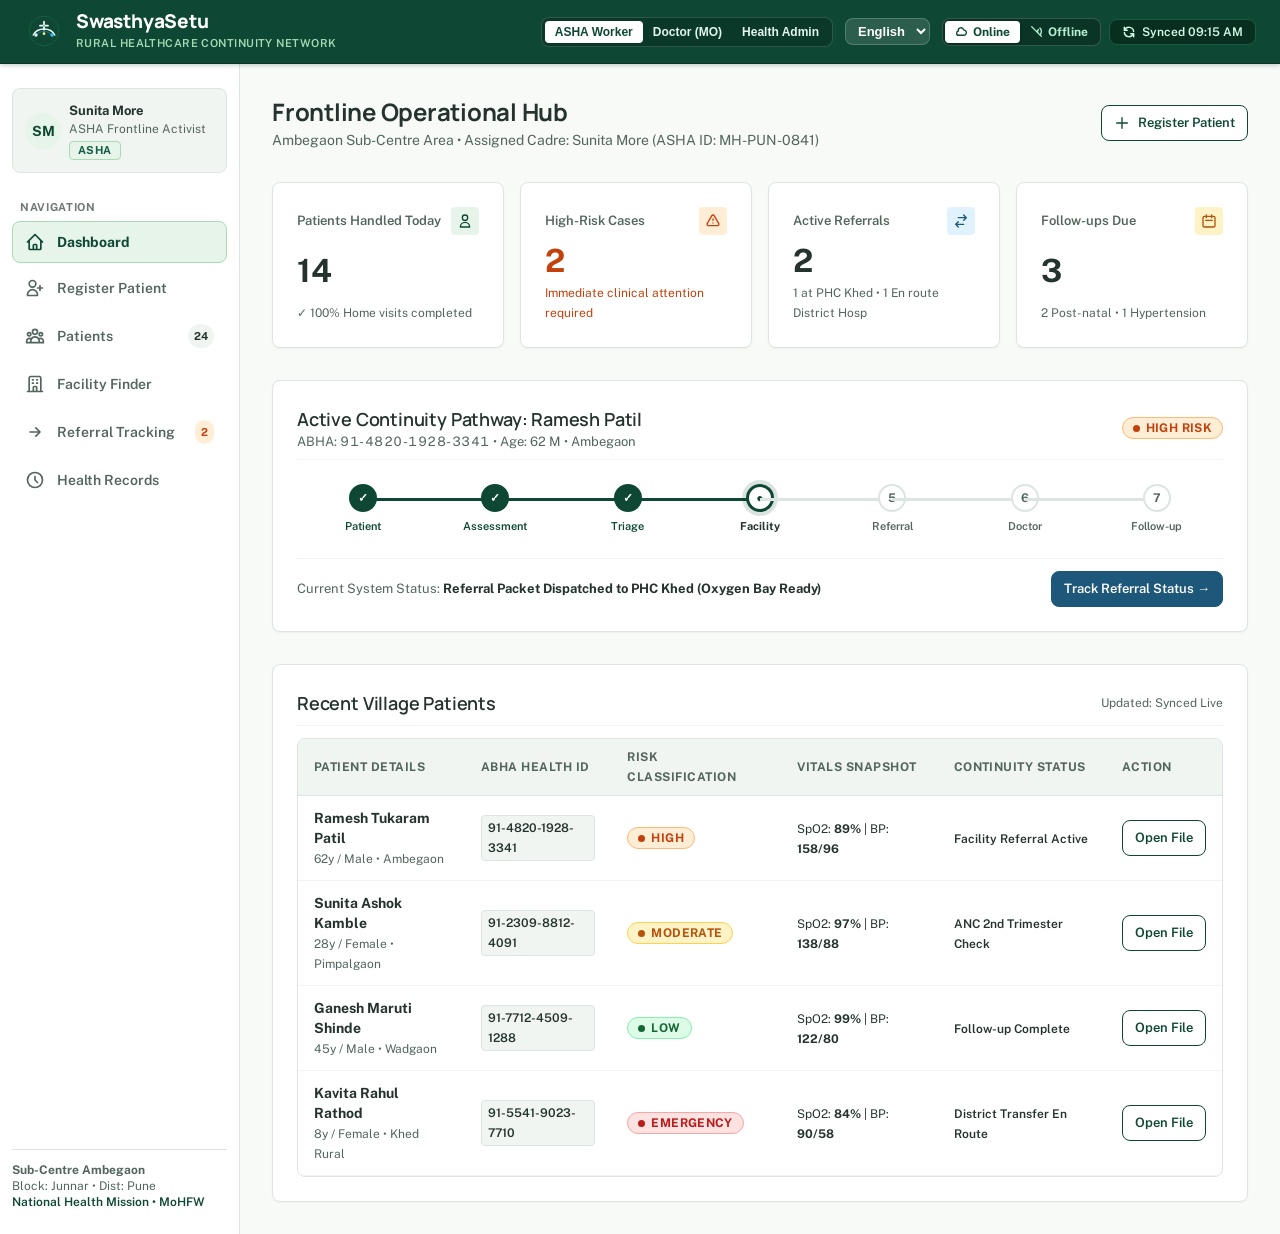
<file: index.html>
<!DOCTYPE html>
<html lang="en" data-lang="en">
<head>
  <meta charset="UTF-8">
  <meta name="viewport" content="width=device-width, initial-scale=1.0">
  <title>SwasthyaSetu - Rural Healthcare Continuity Platform</title>
  <meta name="description" content="Offline-first rural healthcare continuity platform connecting frontline ASHA workers, doctors, and public health facilities across India.">
  <link rel="icon" type="image/svg+xml" href="assets/emblem.svg">

  <!-- Design System CSS Foundations -->
  <link rel="stylesheet" href="css/tokens.css">
  <link rel="stylesheet" href="css/base.css">
  <link rel="stylesheet" href="css/components.css">
  <link rel="stylesheet" href="css/layout.css">
  <link rel="stylesheet" href="css/views.css">
</head>
<body>
  <div class="app-container">
    <!-- Top Application Header -->
    <header class="app-header">
      <div class="flex items-center gap-md">
        <a href="index.html" class="header-brand">
          <img src="assets/emblem.svg" alt="SwasthyaSetu Emblem" class="brand-emblem">
          <div class="brand-title-group">
            <span class="brand-title" data-i18n="app_title">SwasthyaSetu</span>
            <span class="brand-subtitle" data-i18n="app_subtitle">Rural Healthcare Continuity Network</span>
          </div>
        </a>

      </div>

      <!-- Header Controls: Role Switcher, Language & Network Simulator -->
      <div class="header-actions">
        <!-- Role Switcher -->
        <div class="role-badge-selector" title="Switch User Cadre Role">
          <button class="role-btn is-active" data-role="ASHA">ASHA Worker</button>
          <button class="role-btn" data-role="DOCTOR">Doctor (MO)</button>
          <button class="role-btn" data-role="ADMIN">Health Admin</button>
        </div>

        <!-- Language Selector -->
        <div class="lang-selector-wrap">
          <select id="langSelector" class="lang-select" aria-label="Select Language">
            <option value="en">English</option>
            <option value="mr">मराठी</option>
            <option value="hi">हिन्दी</option>
          </select>
        </div>

        <!-- Field Connectivity & Institutional Sync Module -->
        <div class="header-sync-module">
          <!-- Tactile Mode Segmented Switch -->
          <div class="sync-mode-switch" role="group" aria-label="Network Mode">
            <button id="btnModeOnline" class="sync-mode-btn is-active" type="button" title="Connected to State Public Health Cloud">
              <svg width="13" height="13" fill="none" stroke="currentColor" viewBox="0 0 24 24"><path stroke-linecap="round" stroke-linejoin="round" stroke-width="2.5" d="M3 15a4 4 0 004 4h9a5 5 0 10-.1-9.999 5.002 5.002 0 00-9.78 2.096A4.001 4.001 0 003 15z"/></svg>
              <span>Online</span>
            </button>
            <button id="btnModeOffline" class="sync-mode-btn" type="button" title="Offline Mode: Local Storage on Device">
              <svg width="13" height="13" fill="none" stroke="currentColor" viewBox="0 0 24 24"><path stroke-linecap="round" stroke-linejoin="round" stroke-width="2.5" d="M18.364 5.636a9 9 0 010 12.728m-2.828-2.828a5 5 0 010-7.072m-2.828 2.828a1 1 0 010 1.414M12 12h.01M3 3l18 18"/></svg>
              <span>Offline</span>
            </button>
          </div>

          <!-- Actionable Sync Trigger Button -->
          <button id="headerSyncBtn" class="btn-sync-action is-synced" type="button" title="Click to trigger manual cloud synchronization">
            <svg id="headerSyncIcon" class="sync-action-icon" width="14" height="14" fill="none" stroke="currentColor" viewBox="0 0 24 24"><path stroke-linecap="round" stroke-linejoin="round" stroke-width="2.5" d="M4 4v5h.582m15.356 2A8.001 8.001 0 004.582 9m0 0H9m11 11v-5h-.581m0 0a8.003 8.003 0 01-15.357-2m15.357 2H15"/></svg>
            <span id="headerSyncText">Synced 09:15 AM</span>
            <span id="headerPendingBadge" class="sync-pending-badge" style="display:none;">0</span>
          </button>
        </div>
      </div>
    </header>

    <!-- Sticky Offline Sync Notification Ribbon (Shown when offline or pending sync) -->
    <div id="offlineRibbon" class="offline-ribbon" style="display:none;">
      <div class="offline-ribbon-content">
        <svg width="18" height="18" fill="none" stroke="currentColor" viewBox="0 0 24 24"><path stroke-linecap="round" stroke-linejoin="round" stroke-width="2" d="M18.364 5.636a9 9 0 010 12.728m-2.828-2.828a5 5 0 010-7.072m-2.828 2.828a1 1 0 010 1.414M12 12h.01M3 3l18 18"/></svg>
        <span data-i18n="offline_banner_text">Working offline • Your records are stored locally and will sync once connectivity returns.</span>
      </div>
      <div class="offline-ribbon-actions">
        <span class="badge-role" id="pendingSyncBadge" style="background:#FDE68A; color:#92400E; display:none;">0</span>
        <button id="ribbonSyncBtn" class="btn btn-secondary btn-sm" style="min-height:30px; padding:0 10px; font-size:0.75rem;">
          <span data-i18n="btn_sync_now">Sync Now</span>
        </button>
      </div>
    </div>

    <!-- Application Body: Sidebar + Main Workspace -->
    <div class="app-body">
      <!-- Desktop Sidebar -->
      <aside class="app-sidebar">
        <div class="sidebar-user-card">
          <div class="user-avatar" id="currentUserAvatar">SM</div>
          <div class="user-meta">
            <span class="user-name" id="currentUserName">Sunita More</span>
            <span class="text-xs text-muted" id="currentUserRole">ASHA Frontline Activist</span>
            <span class="badge-role badge-role-asha" id="currentUserBadge" style="margin-top:4px; width:fit-content;">ASHA</span>
          </div>
        </div>

        <div>
          <div class="nav-section-title">Navigation</div>
          <nav class="sidebar-nav" id="sidebarNav">
            <!-- Dynamically populated based on active role -->
          </nav>
        </div>

        <div style="margin-top:auto; padding-top:var(--space-md); border-top:1px solid var(--border-structural);">
          <div class="text-xs text-muted">
            <strong>Sub-Centre Ambegaon</strong><br>
            Block: Junnar • Dist: Pune<br>
            <span style="color:var(--color-primary); font-weight:600;">National Health Mission • MoHFW</span>
          </div>
        </div>
      </aside>

      <!-- Main Dynamic Content Workspace -->
      <main class="app-main" id="mainContent">
        <!-- Rendered dynamically by app.js -->
      </main>
    </div>

    <!-- Mobile Bottom Navigation Bar (Shown on small screens) -->
    <nav class="mobile-bottom-nav">
      <a href="#" class="mobile-nav-link is-active" data-view="dashboard">
        <svg class="mobile-nav-icon" fill="none" stroke="currentColor" viewBox="0 0 24 24"><path stroke-linecap="round" stroke-linejoin="round" stroke-width="2" d="M3 12l2-2m0 0l7-7 7 7M5 10v10a1 1 0 001 1h3m10-11l2 2m-2-2v10a1 1 0 01-1 1h-3m-6 0a1 1 0 001-1v-4a1 1 0 011-1h2a1 1 0 011 1v4a1 1 0 001 1m-6 0h6"/></svg>
        <span>Home</span>
      </a>
      <a href="#" class="mobile-nav-link" data-view="registration">
        <svg class="mobile-nav-icon" fill="none" stroke="currentColor" viewBox="0 0 24 24"><path stroke-linecap="round" stroke-linejoin="round" stroke-width="2" d="M18 9v3m0 0v3m0-3h3m-3 0h-3m-2-5a4 4 0 11-8 0 4 4 0 018 0zM3 20a6 6 0 0112 0v1H3v-1z"/></svg>
        <span>Register</span>
      </a>
      <a href="#" class="mobile-nav-link" data-view="facilities">
        <svg class="mobile-nav-icon" fill="none" stroke="currentColor" viewBox="0 0 24 24"><path stroke-linecap="round" stroke-linejoin="round" stroke-width="2" d="M19 21V5a2 2 0 00-2-2H7a2 2 0 00-2 2v16m14 0h2m-2 0h-5m-9 0H3m2 0h5M9 7h1m-1 4h1m4-4h1m-1 4h1m-5 10v-5a1 1 0 011-1h2a1 1 0 011 1v5m-4 0h4"/></svg>
        <span>Facilities</span>
      </a>
      <a href="#" class="mobile-nav-link" data-view="referrals">
        <svg class="mobile-nav-icon" fill="none" stroke="currentColor" viewBox="0 0 24 24"><path stroke-linecap="round" stroke-linejoin="round" stroke-width="2" d="M13 7l5 5m0 0l-5 5m5-5H6"/></svg>
        <span>Referrals</span>
      </a>
    </nav>
  </div>

  <!-- Application Logic Modules -->
  <script src="js/mock-data.js"></script>
  <script src="js/i18n.js"></script>
  <script src="js/offline-store.js"></script>
  <script src="js/triage-engine.js"></script>
  <script src="js/app.js"></script>
</body>
</html>
</file>
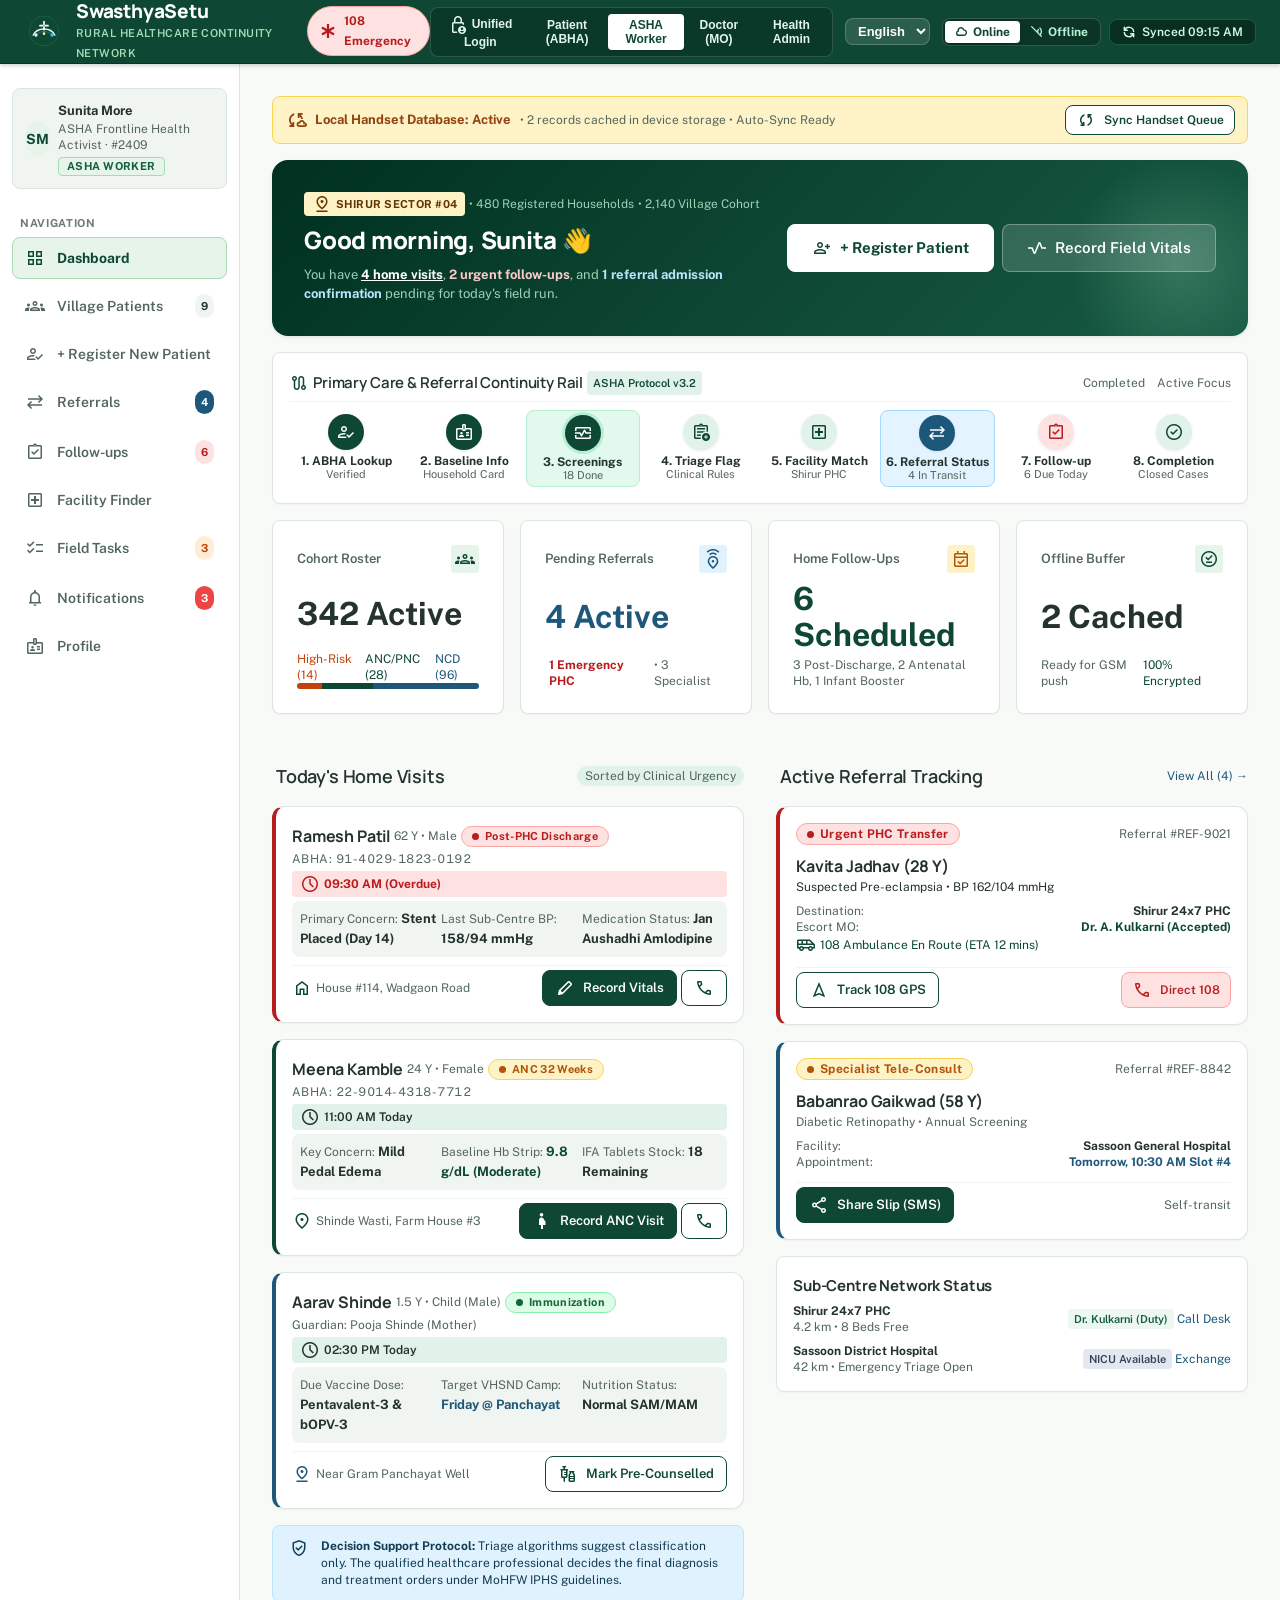
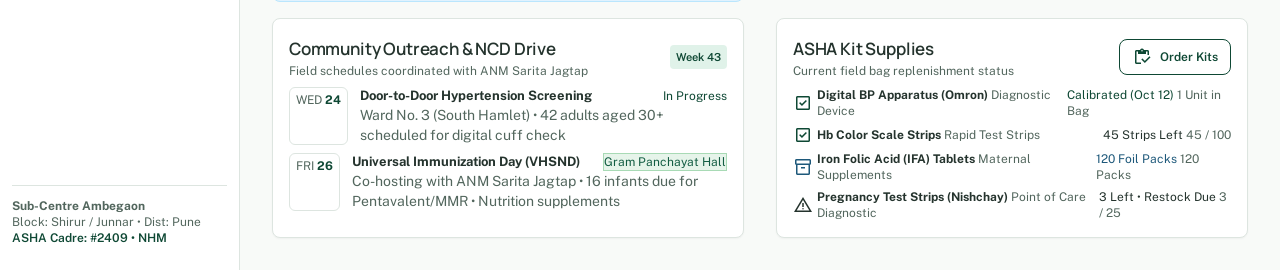
<file: client/index.html>
<!DOCTYPE html>
<html lang="en" data-lang="en">

<head>
  <meta charset="UTF-8">
  <meta name="viewport" content="width=device-width, initial-scale=1.0">
  <title>SwasthyaSetu - Rural Healthcare Continuity Platform</title>
  <meta name="description"
    content="Offline-first rural healthcare continuity platform connecting patients, frontline ASHA workers, doctors, and public health administrators across India.">
  <link rel="icon" type="image/svg+xml" href="src/assets/emblem.svg">

  <!-- Google Material Symbols Outlined & Typography -->
  <link rel="preconnect" href="https://fonts.googleapis.com">
  <link rel="preconnect" href="https://fonts.gstatic.com" crossorigin>
  <link
    href="https://fonts.googleapis.com/css2?family=Manrope:wght@500;600;700;800&family=Public+Sans:ital,wght@0,400;0,500;0,600;0,700;1,400&family=Material+Symbols+Outlined:opsz,wght,FILL,GRAD@20..48,100..700,0..1,-50..200&display=swap"
    rel="stylesheet">

  <!-- Design System CSS Foundations (Stitch Alignment) -->
  <link rel="stylesheet" href="src/styles/tokens.css">
  <link rel="stylesheet" href="src/styles/base.css">
  <link rel="stylesheet" href="src/styles/components.css">
  <link rel="stylesheet" href="src/styles/layout.css">
  <link rel="stylesheet" href="src/styles/views.css">
</head>

<body>
  <div class="app-container">
    <!-- Top Application Header -->
    <header class="app-header">
      <div class="flex items-center gap-md">
        <!-- Centralized Logo Branding Placeholder -->
        <a href="index.html" class="header-brand" title="SwasthyaSetu - Rural Healthcare Continuity Platform">
          <div class="brand-logo-wrap">
            <img src="src/assets/emblem.svg" alt="SwasthyaSetu Emblem" class="brand-emblem">
          </div>
          <div class="brand-title-group">
            <span class="brand-title" data-i18n="app_title">SwasthyaSetu</span>
            <span class="brand-subtitle" data-i18n="app_subtitle">Rural Healthcare Network</span>
          </div>
        </a>

        <!-- Emergency 108 Call Pill (Stitch reference) -->
        <a href="tel:108" class="header-emergency-pill" title="National Ambulance & Emergency Dispatch">
          <span class="material-symbols-outlined text-[16px]">emergency</span>
          <span data-i18n="emergency_108">108 Emergency</span>
        </a>
      </div>

      <!-- Header Controls: 4-Role Switcher, Language & Offline Mode Sync -->
      <div class="header-actions">
        <!-- Role Switcher (4 Distinct Personas + Unified Login Gateway) -->
        <div class="role-badge-selector" title="Switch User Cadre Role">
          <button class="role-btn" data-role="AUTH" id="btnRoleAuth" title="Unified Role-Detection Login Gateway">
            <span class="material-symbols-outlined text-[13px]">lock_person</span> Unified Login
          </button>
          <button class="role-btn is-active" data-role="PATIENT" data-i18n="role_patient">Patient (ABHA)</button>
          <button class="role-btn" data-role="ASHA" data-i18n="role_asha">ASHA Worker</button>
          <button class="role-btn" data-role="DOCTOR" data-i18n="role_doctor">Doctor (MO)</button>
          <button class="role-btn" data-role="ADMIN" data-i18n="role_admin">Health Admin</button>
        </div>

        <!-- Language Selector -->
        <div class="lang-selector-wrap">
          <select id="langSelector" class="lang-select" aria-label="Select Language">
            <option value="en">English</option>
            <option value="mr">मराठी</option>
            <option value="hi">हिन्दी</option>
          </select>
        </div>

        <!-- Field Connectivity & Institutional Sync Module -->
        <div class="header-sync-module">
          <!-- Tactile Mode Segmented Switch -->
          <div class="sync-mode-switch" role="group" aria-label="Network Mode">
            <button id="btnModeOnline" class="sync-mode-btn is-active" type="button"
              title="Connected to State Public Health Cloud">
              <svg width="13" height="13" fill="none" stroke="currentColor" viewBox="0 0 24 24">
                <path stroke-linecap="round" stroke-linejoin="round" stroke-width="2.5"
                  d="M3 15a4 4 0 004 4h9a5 5 0 10-.1-9.999 5.002 5.002 0 00-9.78 2.096A4.001 4.001 0 003 15z" />
              </svg>
              <span>Online</span>
            </button>
            <button id="btnModeOffline" class="sync-mode-btn" type="button"
              title="Offline Mode: Local Storage on Device">
              <svg width="13" height="13" fill="none" stroke="currentColor" viewBox="0 0 24 24">
                <path stroke-linecap="round" stroke-linejoin="round" stroke-width="2.5"
                  d="M18.364 5.636a9 9 0 010 12.728m-2.828-2.828a5 5 0 010-7.072m-2.828 2.828a1 1 0 010 1.414M12 12h.01M3 3l18 18" />
              </svg>
              <span>Offline</span>
            </button>
          </div>

          <!-- Actionable Sync Trigger Button -->
          <button id="headerSyncBtn" class="btn-sync-action is-synced" type="button"
            title="Click to trigger manual cloud synchronization">
            <svg id="headerSyncIcon" class="sync-action-icon" width="14" height="14" fill="none" stroke="currentColor"
              viewBox="0 0 24 24">
              <path stroke-linecap="round" stroke-linejoin="round" stroke-width="2.5"
                d="M4 4v5h.582m15.356 2A8.001 8.001 0 004.582 9m0 0H9m11 11v-5h-.581m0 0a8.003 8.003 0 01-15.357-2m15.357 2H15" />
            </svg>
            <span id="headerSyncText">Synced 09:15 AM</span>
            <span id="headerPendingBadge" class="sync-pending-badge" style="display:none;">0</span>
          </button>
        </div>
      </div>
    </header>

    <!-- Sticky Offline Sync Notification Ribbon (Shown when offline or pending sync) -->
    <div id="offlineRibbon" class="offline-ribbon" style="display:none;">
      <div class="offline-ribbon-content">
        <svg width="18" height="18" fill="none" stroke="currentColor" viewBox="0 0 24 24">
          <path stroke-linecap="round" stroke-linejoin="round" stroke-width="2"
            d="M18.364 5.636a9 9 0 010 12.728m-2.828-2.828a5 5 0 010-7.072m-2.828 2.828a1 1 0 010 1.414M12 12h.01M3 3l18 18" />
        </svg>
        <span data-i18n="offline_banner_text">Working offline • Your records are stored securely on this device and will sync once connectivity returns.</span>
      </div>
      <div class="offline-ribbon-actions">
        <span class="badge-role" id="pendingSyncBadge" style="background:#FDE68A; color:#92400E; display:none;">0</span>
        <button id="ribbonSyncBtn" class="btn btn-secondary btn-sm"
          style="min-height:30px; padding:0 10px; font-size:0.75rem;">
          <span data-i18n="btn_sync_now">Sync Now</span>
        </button>
      </div>
    </div>

    <!-- Application Body: Dynamic Sidebar + Main Content -->
    <div class="app-body">
      <!-- Desktop Sidebar -->
      <aside class="app-sidebar">
        <div class="sidebar-user-card">
          <div class="user-avatar" id="currentUserAvatar">RP</div>
          <div class="user-meta">
            <span class="user-name" id="currentUserName">Ramesh Patil</span>
            <span class="text-xs text-muted" id="currentUserRole">Citizen / ABHA Beneficiary</span>
            <span class="badge-role badge-role-patient" id="currentUserBadge"
              style="margin-top:4px; width:fit-content;">Citizen</span>
          </div>
        </div>

        <div>
          <div class="nav-section-title">Navigation</div>
          <nav class="sidebar-nav" id="sidebarNav">
            <!-- Dynamically populated based on active role -->
          </nav>
        </div>

        <!-- Dynamic Role Organization / Location Footer -->
        <div style="margin-top:auto; padding-top:var(--space-md); border-top:1px solid var(--border-structural);">
          <div class="text-xs text-muted" id="sidebarOrgFooter">
            <strong>Village: Talwade (Sector 4)</strong><br>
            Block: Shirur • Dist: Pune<br>
            <span style="color:var(--color-primary); font-weight:600;">ABHA ID: 91-4029-1823-0192</span>
          </div>
        </div>
      </aside>

      <!-- Main Dynamic Content Workspace -->
      <main class="app-main" id="mainContent">
        <!-- Rendered dynamically by app.js -->
      </main>
    </div>

    <!-- Dynamic Mobile Bottom Navigation Bar (Rendered per role on small screens) -->
    <nav class="mobile-bottom-nav" id="mobileBottomNav">
      <!-- Dynamically rendered by app.js based on active role -->
    </nav>
  </div>

  <!-- Application Logic Modules in Dependency Order -->
  <script src="src/data/mock-data.js"></script>
  <script src="src/i18n/i18n.js"></script>
  <script src="src/services/offline/offline-store.js"></script>
  <script src="src/services/triage/triage-engine.js"></script>
  <script src="src/components/ui-components.js"></script>
  <script src="src/pages/patient/patient-pages.js"></script>
  <script src="src/pages/asha/asha-pages.js"></script>
  <script src="src/pages/doctor/doctor-pages.js"></script>
  <script src="src/pages/admin/admin-pages.js"></script>
  <script src="src/pages/auth/auth-pages.js"></script>
  <script src="src/app.js"></script>
</body>

</html>
</file>
<file: css/tokens.css>
/**
 * SwasthyaSetu Design System Tokens
 * Source: Stitch Project 11062066934146902009 (Civic Health Infrastructure)
 * Design Movement: Institutional Modernism & Civic Functionalism
 */

:root {
  /* Brand Core Colors */
  --color-primary: #0E4834;
  --color-primary-dark: #0A3425;
  --color-primary-light: #E6F4EA;
  --color-primary-container: #0E4834;
  --color-on-primary: #FFFFFF;
  --color-on-primary-container: #7FB69C;
  --color-primary-fixed: #B6EFD3;
  --color-primary-fixed-dim: #9BD2B7;

  /* Secondary - Clinical Referral Slate */
  --color-secondary: #1D587A;
  --color-secondary-dark: #133D55;
  --color-secondary-light: #E0F2FE;
  --color-secondary-container: #A4D8FF;
  --color-on-secondary: #FFFFFF;
  --color-on-secondary-container: #265F81;

  /* Tertiary / Field Alert Amber */
  --color-tertiary: #D97706;
  --color-tertiary-light: #FEF3C7;
  --color-tertiary-container: #633300;
  --color-on-tertiary: #FFFFFF;
  --color-on-tertiary-container: #FA9129;

  /* Neutral Typography & Contrast */
  --color-neutral: #24332D;
  --color-neutral-muted: #52665D;
  --color-neutral-subtle: #707973;
  --color-outline: #707973;
  --color-outline-variant: #C0C9C2;

  /* Structural Surfaces & Borders */
  --surface-canvas: #F8FAF8;
  --surface-card: #FFFFFF;
  --surface-subtle: #F1F5F2;
  --surface-highlight: #ECFDF4;
  --border-structural: #DDE5E0;
  --border-emphasis: #C8D6CE;

  /* Semantic Clinical Risk Stratification */
  --risk-low-fg: #166534;
  --risk-low-bg: #DCFCE7;
  --risk-low-border: #86EFAC;

  --risk-moderate-fg: #B45309;
  --risk-moderate-bg: #FEF3C7;
  --risk-moderate-border: #FCD34D;

  --risk-high-fg: #C2410C;
  --risk-high-bg: #FFEDD5;
  --risk-high-border: #FDBA74;

  --risk-emergency-fg: #B91C1C;
  --risk-emergency-bg: #FEE2E2;
  --risk-emergency-border: #FCA5A5;

  /* Offline & Sync States */
  --sync-online-fg: #065F46;
  --sync-online-bg: #D1FAE5;
  --sync-online-dot: #059669;

  --sync-offline-fg: #92400E;
  --sync-offline-bg: #FEF3C7;
  --sync-offline-border: #FDE68A;
  --sync-offline-dot: #D97706;

  /* Role Badge Tokens */
  --role-asha-bg: #E6F4EA;
  --role-asha-fg: #135D43;
  --role-asha-border: #A8DAB5;

  --role-anm-bg: #E0F2FE;
  --role-anm-fg: #0369A1;
  --role-anm-border: #7DD3FC;

  --role-doctor-bg: #F3E8FF;
  --role-doctor-fg: #6B21A8;
  --role-doctor-border: #D8B4FE;

  --role-admin-bg: #FEF3C7;
  --role-admin-fg: #92400E;
  --role-admin-border: #FCD34D;

  /* Typography Families */
  --font-headline: 'Manrope', -apple-system, BlinkMacSystemFont, "Segoe UI", Roboto, sans-serif;
  --font-body: 'Public Sans', -apple-system, BlinkMacSystemFont, "Segoe UI", Roboto, sans-serif;
  --font-numeric: 'Public Sans', "SF Mono", Consolas, monospace;

  /* Typography Scale */
  --text-headline-xl: 700 2rem/2.5rem var(--font-headline);        /* 32px / 40px */
  --text-headline-lg: 600 1.5rem/2rem var(--font-headline);        /* 24px / 32px */
  --text-headline-md: 600 1.25rem/1.75rem var(--font-headline);    /* 20px / 28px */
  --text-headline-sm: 600 1.125rem/1.625rem var(--font-headline);  /* 18px / 26px */

  --text-body-lg: 400 1rem/1.5rem var(--font-body);                /* 16px / 24px */
  --text-body-md: 400 0.875rem/1.25rem var(--font-body);           /* 14px / 20px */
  --text-body-sm: 400 0.8125rem/1.125rem var(--font-body);         /* 13px / 18px */

  --text-label-lg: 600 0.875rem/1.25rem var(--font-body);          /* 14px / 20px */
  --text-label-md: 600 0.75rem/1rem var(--font-body);              /* 12px / 16px */
  --text-label-sm: 700 0.6875rem/0.875rem var(--font-body);        /* 11px / 14px */
  --text-numeric-id: 600 0.9375rem/1.25rem var(--font-numeric);    /* 15px / 20px */

  /* Spacing Scale (4px multiples) */
  --space-2xs: 0.125rem; /* 2px */
  --space-xs: 0.25rem;   /* 4px */
  --space-sm: 0.5rem;    /* 8px */
  --space-md: 0.75rem;   /* 12px */
  --space-base: 1rem;    /* 16px */
  --space-lg: 1.5rem;    /* 24px */
  --space-xl: 2rem;      /* 32px */
  --space-2xl: 3rem;     /* 48px */

  /* Layout Grids & Gutters */
  --gutter-mobile: 0.75rem;
  --gutter-desktop: 1.5rem;
  --margin-mobile: 1rem;
  --margin-tablet: 1.5rem;
  --margin-desktop: 2rem;
  --max-content-width: 1360px;

  /* Shapes & Radii */
  --radius-xs: 0.125rem; /* 2px */
  --radius-sm: 0.25rem;  /* 4px */
  --radius-md: 0.5rem;   /* 8px - default */
  --radius-lg: 0.75rem;  /* 12px */
  --radius-xl: 1rem;     /* 16px */
  --radius-pill: 9999px;

  /* Ergonomic Minimums for Field Touch */
  --min-touch-target: 48px;

  /* Elevation Tiers */
  --elevation-0: none;
  --elevation-1: 0 1px 2px rgba(16, 30, 25, 0.04);
  --elevation-2: 0 2px 6px -1px rgba(14, 72, 52, 0.08), 0 1px 3px rgba(14, 72, 52, 0.05);
  --elevation-3: 0 8px 24px -4px rgba(26, 36, 33, 0.12), 0 2px 6px -1px rgba(26, 36, 33, 0.04);

  /* Transitions */
  --transition-fast: 0.15s cubic-bezier(0.4, 0, 0.2, 1);
  --transition-normal: 0.25s cubic-bezier(0.4, 0, 0.2, 1);
}

/* Multilingual typography line-height booster for Hindi/Marathi Devanagari matras */
:lang(hi), :lang(mr), [data-lang="hi"], [data-lang="mr"] {
  --text-headline-xl: 700 2rem/2.625rem var(--font-headline);
  --text-headline-lg: 600 1.5rem/2.125rem var(--font-headline);
  --text-headline-md: 600 1.25rem/1.875rem var(--font-headline);
  --text-headline-sm: 600 1.125rem/1.75rem var(--font-headline);

  --text-body-lg: 400 1rem/1.625rem var(--font-body);
  --text-body-md: 400 0.875rem/1.375rem var(--font-body);
  --text-body-sm: 400 0.8125rem/1.25rem var(--font-body);

  --text-label-lg: 600 0.875rem/1.375rem var(--font-body);
  --text-label-md: 600 0.75rem/1.125rem var(--font-body);
  --text-label-sm: 700 0.6875rem/1rem var(--font-body);
}
</file>
<file: css/base.css>
@import url('https://fonts.googleapis.com/css2?family=Manrope:wght@500;600;700;800&family=Public+Sans:ital,wght@0,400;0,500;0,600;0,700;1,400&display=swap');

/* Reset & Box Sizing */
*, *::before, *::after {
  box-sizing: border-box;
  margin: 0;
  padding: 0;
}

html {
  font-size: 16px;
  -webkit-text-size-adjust: 100%;
  scroll-behavior: smooth;
}

body {
  font-family: var(--font-body);
  font-size: 0.875rem;
  line-height: 1.25rem;
  color: var(--color-neutral);
  background-color: var(--surface-canvas);
  min-height: 100vh;
  -webkit-font-smoothing: antialiased;
  -moz-osx-font-smoothing: grayscale;
}

/* Typography Headings */
h1, h2, h3, h4, h5, h6 {
  font-family: var(--font-headline);
  color: var(--color-neutral);
  font-weight: 600;
  letter-spacing: -0.01em;
}

h1 { font: var(--text-headline-xl); }
h2 { font: var(--text-headline-lg); }
h3 { font: var(--text-headline-md); }
h4 { font: var(--text-headline-sm); }

p {
  color: var(--color-neutral);
  font: var(--text-body-md);
}

a {
  color: var(--color-secondary);
  text-decoration: none;
  transition: color var(--transition-fast);
}

a:hover {
  text-decoration: underline;
}

/* Tabular numbers for clinical metrics and IDs */
.tabular-nums, .numeric-id {
  font-family: var(--font-numeric);
  font-variant-numeric: tabular-nums;
  letter-spacing: 0.04em;
}

/* Accessible Focus Ring */
:focus-visible {
  outline: 2px solid var(--color-primary);
  outline-offset: 2px;
}

/* Utilities */
.text-muted { color: var(--color-neutral-muted); }
.text-subtle { color: var(--color-neutral-subtle); }
.text-primary { color: var(--color-primary); }
.text-secondary { color: var(--color-secondary); }
.text-bold { font-weight: 600; }
.text-sm { font-size: 0.8125rem; line-height: 1.125rem; }
.text-xs { font-size: 0.75rem; line-height: 1rem; }

.flex { display: flex; }
.flex-col { display: flex; flex-direction: column; }
.items-center { align-items: center; }
.justify-between { justify-content: space-between; }
.justify-center { justify-content: center; }
.gap-xs { gap: var(--space-xs); }
.gap-sm { gap: var(--space-sm); }
.gap-md { gap: var(--space-md); }
.gap-base { gap: var(--space-base); }
.gap-lg { gap: var(--space-lg); }

.w-full { width: 100%; }
.sr-only {
  position: absolute;
  width: 1px;
  height: 1px;
  padding: 0;
  margin: -1px;
  overflow: hidden;
  clip: rect(0, 0, 0, 0);
  white-space: nowrap;
  border: 0;
}

/* Clean scrollbar */
::-webkit-scrollbar {
  width: 6px;
  height: 6px;
}
::-webkit-scrollbar-track {
  background: var(--surface-subtle);
}
::-webkit-scrollbar-thumb {
  background: var(--border-emphasis);
  border-radius: var(--radius-pill);
}
::-webkit-scrollbar-thumb:hover {
  background: var(--color-neutral-subtle);
}
</file>
<file: css/components.css>
/**
 * SwasthyaSetu Design System - 24 Core Reusable Components
 * High-Fidelity UI/UX Components for Rural Healthcare Continuity
 */

/* ==========================================================================
   1. BUTTONS (Large 48px touch targets for rural frontline ergonomics)
   ========================================================================== */
.btn {
  display: inline-flex;
  align-items: center;
  justify-content: center;
  gap: var(--space-sm);
  min-height: var(--min-touch-target);
  padding: 0 var(--space-lg);
  font-family: var(--font-body);
  font-size: 0.9375rem;
  font-weight: 600;
  line-height: 1.25rem;
  text-align: center;
  border-radius: var(--radius-md);
  border: 1.5px solid transparent;
  cursor: pointer;
  text-decoration: none;
  transition: background-color var(--transition-fast), border-color var(--transition-fast), transform var(--transition-fast);
  user-select: none;
  white-space: nowrap;
}

.btn:active {
  transform: translateY(1px);
}

.btn:disabled, .btn[aria-disabled="true"] {
  opacity: 0.55;
  cursor: not-allowed;
  pointer-events: none;
}

/* Primary Action - Deep Healthcare Green */
.btn-primary {
  background-color: var(--color-primary);
  color: var(--color-on-primary);
  border-color: var(--color-primary);
}
.btn-primary:hover {
  background-color: var(--color-primary-dark);
  border-color: var(--color-primary-dark);
}

/* Secondary Action - Outlined Green */
.btn-secondary {
  background-color: var(--surface-card);
  color: var(--color-primary);
  border-color: var(--color-primary);
}
.btn-secondary:hover {
  background-color: var(--surface-subtle);
}

/* Referral & Inter-facility Escalation - Slate Blue */
.btn-referral {
  background-color: var(--color-secondary);
  color: var(--color-on-secondary);
  border-color: var(--color-secondary);
}
.btn-referral:hover {
  background-color: var(--color-secondary-dark);
  border-color: var(--color-secondary-dark);
}

/* Destructive / Alert */
.btn-destructive {
  background-color: var(--risk-emergency-bg);
  color: var(--risk-emergency-fg);
  border-color: var(--risk-emergency-border);
}
.btn-destructive:hover {
  background-color: #FCDCDC;
}

/* Ghost / Subtle */
.btn-ghost {
  background-color: transparent;
  color: var(--color-neutral);
  border-color: transparent;
}
.btn-ghost:hover {
  background-color: var(--surface-subtle);
}

.btn-sm {
  min-height: 36px;
  padding: 0 var(--space-md);
  font-size: 0.8125rem;
}

.btn-lg {
  min-height: 56px;
  padding: 0 var(--space-xl);
  font-size: 1.0625rem;
}

.btn-icon-only {
  width: var(--min-touch-target);
  min-width: var(--min-touch-target);
  padding: 0;
  border-radius: var(--radius-md);
}

/* ==========================================================================
   2. FORM CONTROLS & INPUTS (48px height, persistent labels, error states)
   ========================================================================== */
.form-group {
  display: flex;
  flex-direction: column;
  gap: var(--space-xs);
  margin-bottom: var(--space-base);
  width: 100%;
}

.form-label {
  font-family: var(--font-body);
  font-size: 0.8125rem;
  font-weight: 600;
  color: var(--color-neutral);
  display: flex;
  align-items: center;
  gap: var(--space-xs);
}

.form-label .required-star {
  color: var(--risk-emergency-fg);
}

.form-hint {
  font-size: 0.75rem;
  color: var(--color-neutral-muted);
  line-height: 1rem;
}

.form-input, .form-select, .form-textarea {
  width: 100%;
  min-height: var(--min-touch-target);
  padding: 0 var(--space-base);
  font-family: var(--font-body);
  font-size: 0.9375rem;
  color: var(--color-neutral);
  background-color: var(--surface-card);
  border: 1.5px solid var(--border-structural);
  border-radius: var(--radius-md);
  outline: none;
  transition: border-color var(--transition-fast), box-shadow var(--transition-fast);
}

.form-textarea {
  min-height: 96px;
  padding: var(--space-md) var(--space-base);
  resize: vertical;
}

.form-input:focus, .form-select:focus, .form-textarea:focus {
  border-color: var(--color-primary);
  box-shadow: 0 0 0 3px rgba(14, 72, 52, 0.12);
}

.form-input::placeholder, .form-textarea::placeholder {
  color: var(--color-neutral-subtle);
}

.form-group.has-error .form-input, 
.form-group.has-error .form-select {
  border-color: var(--risk-emergency-fg);
  background-color: #FFF8F8;
}

.form-error-msg {
  font-size: 0.75rem;
  font-weight: 600;
  color: var(--risk-emergency-fg);
  display: flex;
  align-items: center;
  gap: 4px;
}

.input-with-addon {
  display: flex;
  align-items: stretch;
  position: relative;
}

.input-addon-prefix, .input-addon-suffix {
  display: flex;
  align-items: center;
  justify-content: center;
  padding: 0 var(--space-md);
  background-color: var(--surface-subtle);
  border: 1.5px solid var(--border-structural);
  color: var(--color-neutral-muted);
  font-size: 0.8125rem;
  font-weight: 600;
}

.input-addon-prefix {
  border-right: none;
  border-radius: var(--radius-md) 0 0 var(--radius-md);
}

.input-addon-suffix {
  border-left: none;
  border-radius: 0 var(--radius-md) var(--radius-md) 0;
}

.input-with-addon .form-input {
  border-radius: 0;
}

.input-with-addon .form-input:first-child {
  border-radius: var(--radius-md) 0 0 var(--radius-md);
}

.input-with-addon .form-input:last-child {
  border-radius: 0 var(--radius-md) var(--radius-md) 0;
}

/* ==========================================================================
   3. CHECKBOXES & RADIOS (24px touch-friendly hit areas)
   ========================================================================== */
.choice-control {
  display: flex;
  align-items: flex-start;
  gap: var(--space-md);
  padding: var(--space-sm) var(--space-md);
  cursor: pointer;
  border-radius: var(--radius-md);
  border: 1.5px solid transparent;
  min-height: var(--min-touch-target);
  transition: background-color var(--transition-fast), border-color var(--transition-fast);
}

.choice-control:hover {
  background-color: var(--surface-subtle);
}

.choice-control.is-selected {
  background-color: var(--surface-highlight);
  border-color: var(--color-primary-fixed-dim);
}

.choice-input {
  width: 22px;
  height: 22px;
  min-width: 22px;
  margin-top: 2px;
  accent-color: var(--color-primary);
  cursor: pointer;
}

.choice-label-text {
  font-size: 0.875rem;
  font-weight: 500;
  color: var(--color-neutral);
  line-height: 1.25rem;
}

.choice-description {
  font-size: 0.75rem;
  color: var(--color-neutral-muted);
  margin-top: 2px;
}

/* ==========================================================================
   4. CARDS (Tier 1 Surface Container)
   ========================================================================== */
.card {
  background-color: var(--surface-card);
  border: 1px solid var(--border-structural);
  border-radius: var(--radius-md);
  padding: var(--space-lg);
  box-shadow: var(--elevation-1);
  position: relative;
  transition: border-color var(--transition-fast), box-shadow var(--transition-fast);
}

.card-header {
  display: flex;
  align-items: center;
  justify-content: space-between;
  margin-bottom: var(--space-md);
  padding-bottom: var(--space-sm);
  border-bottom: 1px solid var(--surface-subtle);
}

.card-title {
  font-family: var(--font-headline);
  font-size: 1.125rem;
  font-weight: 600;
  color: var(--color-neutral);
}

.card-interactive {
  cursor: pointer;
}
.card-interactive:hover {
  border-color: var(--border-emphasis);
  box-shadow: var(--elevation-2);
}

.card-subtle {
  background-color: var(--surface-subtle);
  border-color: var(--border-structural);
}

/* ==========================================================================
   5. ROLE BADGES
   ========================================================================== */
.badge-role {
  display: inline-flex;
  align-items: center;
  gap: 4px;
  padding: 3px 8px;
  border-radius: var(--radius-sm);
  font-family: var(--font-body);
  font-size: 0.6875rem;
  font-weight: 700;
  text-transform: uppercase;
  letter-spacing: 0.04em;
  line-height: 1;
}

.badge-role-asha {
  background-color: var(--role-asha-bg);
  color: var(--role-asha-fg);
  border: 1px solid var(--role-asha-border);
}

.badge-role-anm {
  background-color: var(--role-anm-bg);
  color: var(--role-anm-fg);
  border: 1px solid var(--role-anm-border);
}

.badge-role-doctor {
  background-color: var(--role-doctor-bg);
  color: var(--role-doctor-fg);
  border: 1px solid var(--role-doctor-border);
}

.badge-role-admin {
  background-color: var(--role-admin-bg);
  color: var(--role-admin-fg);
  border: 1px solid var(--role-admin-border);
}

/* ==========================================================================
   6. RISK CHIPS & INDICATORS (Semantic 4-tier clinical risk)
   ========================================================================== */
.risk-chip {
  display: inline-flex;
  align-items: center;
  gap: 6px;
  padding: 4px 10px;
  border-radius: var(--radius-pill);
  font-family: var(--font-body);
  font-size: 0.75rem;
  font-weight: 700;
  letter-spacing: 0.03em;
  line-height: 1;
}

.risk-chip::before {
  content: "";
  width: 7px;
  height: 7px;
  border-radius: 50%;
}

.risk-low {
  background-color: var(--risk-low-bg);
  color: var(--risk-low-fg);
  border: 1px solid var(--risk-low-border);
}
.risk-low::before { background-color: var(--risk-low-fg); }

.risk-moderate {
  background-color: var(--risk-moderate-bg);
  color: var(--risk-moderate-fg);
  border: 1px solid var(--risk-moderate-border);
}
.risk-moderate::before { background-color: var(--risk-moderate-fg); }

.risk-high {
  background-color: var(--risk-high-bg);
  color: var(--risk-high-fg);
  border: 1px solid var(--risk-high-border);
}
.risk-high::before { background-color: var(--risk-high-fg); }

.risk-emergency {
  background-color: var(--risk-emergency-bg);
  color: var(--risk-emergency-fg);
  border: 1px solid var(--risk-emergency-border);
}
.risk-emergency::before { 
  background-color: var(--risk-emergency-fg);
  animation: pulse-emergency 1.5s infinite;
}

@keyframes pulse-emergency {
  0%, 100% { transform: scale(1); opacity: 1; }
  50% { transform: scale(1.4); opacity: 0.6; }
}

/* Triage Card with color-coded left border */
.triage-card {
  background-color: var(--surface-card);
  border: 1px solid var(--border-structural);
  border-left-width: 5px;
  border-radius: var(--radius-md);
  padding: var(--space-lg);
  box-shadow: var(--elevation-1);
}

.triage-card.border-risk-low { border-left-color: var(--risk-low-fg); }
.triage-card.border-risk-moderate { border-left-color: var(--risk-moderate-fg); }
.triage-card.border-risk-high { border-left-color: var(--risk-high-fg); }
.triage-card.border-risk-emergency { border-left-color: var(--risk-emergency-fg); }

/* ==========================================================================
   7. ALERTS & CLINICAL DECISION DISCLAIMER
   ========================================================================== */
.alert {
  display: flex;
  align-items: flex-start;
  gap: var(--space-md);
  padding: var(--space-md) var(--space-base);
  border-radius: var(--radius-md);
  border: 1px solid transparent;
  font-size: 0.8125rem;
  line-height: 1.25rem;
}

.alert-info {
  background-color: var(--color-secondary-light);
  border-color: #BAE6FD;
  color: var(--color-secondary-dark);
}

.alert-warning {
  background-color: var(--risk-moderate-bg);
  border-color: var(--risk-moderate-border);
  color: var(--risk-moderate-fg);
}

.alert-emergency {
  background-color: var(--risk-emergency-bg);
  border-color: var(--risk-emergency-border);
  color: var(--risk-emergency-fg);
}

/* Mandatory Civic Medical Disclaimer */
.clinical-disclaimer {
  background-color: #F8FAF8;
  border: 1px dashed var(--border-emphasis);
  border-radius: var(--radius-md);
  padding: var(--space-sm) var(--space-base);
  font-size: 0.75rem;
  font-style: italic;
  color: var(--color-neutral-muted);
  display: flex;
  align-items: center;
  gap: var(--space-sm);
}

/* ==========================================================================
   8. SIGNATURE UX ELEMENT: PATIENT JOURNEY PROGRESS STEPPER
   ========================================================================== */
.patient-journey-stepper {
  display: flex;
  align-items: center;
  justify-content: space-between;
  width: 100%;
  padding: var(--space-md) 0;
  position: relative;
  overflow-x: auto;
}

.journey-step {
  display: flex;
  flex-direction: column;
  align-items: center;
  text-align: center;
  position: relative;
  flex: 1;
  min-width: 90px;
  z-index: 1;
}

.journey-step::before {
  content: "";
  position: absolute;
  top: 14px;
  left: -50%;
  width: 100%;
  height: 3px;
  background-color: var(--border-structural);
  z-index: -1;
}

.journey-step:first-child::before {
  display: none;
}

.journey-node {
  width: 28px;
  height: 28px;
  border-radius: 50%;
  display: flex;
  align-items: center;
  justify-content: center;
  font-size: 0.75rem;
  font-weight: 700;
  background-color: var(--surface-card);
  border: 2px solid var(--border-structural);
  color: var(--color-neutral-muted);
  margin-bottom: 6px;
  transition: all var(--transition-fast);
}

.journey-label {
  font-size: 0.6875rem;
  font-weight: 600;
  color: var(--color-neutral-muted);
  line-height: 1rem;
}

/* Completed Step */
.journey-step.is-completed::before {
  background-color: var(--color-primary);
}

.journey-step.is-completed .journey-node {
  background-color: var(--color-primary);
  border-color: var(--color-primary);
  color: #FFFFFF;
}

.journey-step.is-completed .journey-label {
  color: var(--color-primary);
  font-weight: 600;
}

/* Active Step */
.journey-step.is-active::before {
  background-color: var(--color-primary);
}

.journey-step.is-active .journey-node {
  background-color: #FFFFFF;
  border-color: var(--color-primary);
  border-width: 3px;
  color: var(--color-primary);
  box-shadow: 0 0 0 4px rgba(14, 72, 52, 0.15);
}

.journey-step.is-active .journey-label {
  color: var(--color-neutral);
  font-weight: 700;
}

/* ==========================================================================
   9. OFFLINE & SYNC NOTIFICATION BANNERS
   ========================================================================== */
.offline-ribbon {
  display: flex;
  align-items: center;
  justify-content: space-between;
  background-color: var(--sync-offline-bg);
  border-bottom: 1px solid var(--sync-offline-border);
  color: var(--sync-offline-fg);
  padding: var(--space-xs) var(--space-lg);
  font-size: 0.8125rem;
  font-weight: 500;
  position: sticky;
  top: 0;
  z-index: 100;
}

.offline-ribbon-content {
  display: flex;
  align-items: center;
  gap: var(--space-sm);
}

.offline-ribbon-actions {
  display: flex;
  align-items: center;
  gap: var(--space-sm);
}

.sync-status-pill {
  display: inline-flex;
  align-items: center;
  gap: 6px;
  padding: 4px 10px;
  border-radius: var(--radius-pill);
  font-size: 0.75rem;
  font-weight: 600;
}

.sync-status-pill.is-online {
  background-color: var(--sync-online-bg);
  color: var(--sync-online-fg);
}
.sync-status-pill.is-online .sync-dot {
  width: 7px;
  height: 7px;
  border-radius: 50%;
  background-color: var(--sync-online-dot);
}

.sync-status-pill.is-offline {
  background-color: var(--sync-offline-bg);
  color: var(--sync-offline-fg);
}
.sync-status-pill.is-offline .sync-dot {
  width: 7px;
  height: 7px;
  border-radius: 50%;
  background-color: var(--sync-offline-dot);
}

/* ==========================================================================
   10. PATIENT CARDS & ABHA IDENTIFIER
   ========================================================================== */
.patient-card {
  background-color: var(--surface-card);
  border: 1px solid var(--border-structural);
  border-radius: var(--radius-md);
  padding: var(--space-base);
  box-shadow: var(--elevation-1);
  display: flex;
  flex-direction: column;
  gap: var(--space-sm);
  transition: border-color var(--transition-fast), box-shadow var(--transition-fast);
}

.patient-card:hover {
  border-color: var(--border-emphasis);
  box-shadow: var(--elevation-2);
}

.patient-card-header {
  display: flex;
  align-items: center;
  justify-content: space-between;
}

.patient-card-name {
  font-family: var(--font-headline);
  font-size: 1rem;
  font-weight: 700;
  color: var(--color-neutral);
}

.patient-card-meta {
  font-size: 0.8125rem;
  color: var(--color-neutral-muted);
}

.abha-badge {
  display: inline-flex;
  align-items: center;
  gap: 4px;
  padding: 2px 6px;
  background-color: var(--surface-subtle);
  border: 1px solid var(--border-structural);
  border-radius: var(--radius-sm);
  font-family: var(--font-numeric);
  font-size: 0.75rem;
  font-weight: 600;
  color: var(--color-neutral);
}

.patient-vitals-grid {
  display: grid;
  grid-template-columns: repeat(auto-fit, minmax(80px, 1fr));
  gap: var(--space-xs);
  background-color: var(--surface-subtle);
  padding: var(--space-xs) var(--space-sm);
  border-radius: var(--radius-sm);
  margin-top: var(--space-xs);
}

.vital-metric {
  display: flex;
  flex-direction: column;
}

.vital-metric-label {
  font-size: 0.6875rem;
  color: var(--color-neutral-subtle);
  text-transform: uppercase;
}

.vital-metric-value {
  font-family: var(--font-numeric);
  font-size: 0.875rem;
  font-weight: 700;
  color: var(--color-neutral);
}

/* ==========================================================================
   11. FACILITY CARDS (Informative, capability-focused, no map clutter)
   ========================================================================== */
.facility-card {
  background-color: var(--surface-card);
  border: 1.5px solid var(--border-structural);
  border-radius: var(--radius-md);
  padding: var(--space-base);
  display: flex;
  flex-direction: column;
  gap: var(--space-sm);
  transition: all var(--transition-fast);
}

.facility-card.is-selected {
  border-color: var(--color-primary);
  background-color: #F8FAF9;
  box-shadow: 0 0 0 2px var(--color-primary-fixed-dim);
}

.facility-name {
  font-family: var(--font-headline);
  font-size: 1.0625rem;
  font-weight: 700;
  color: var(--color-neutral);
}

.facility-meta {
  display: flex;
  align-items: center;
  gap: var(--space-md);
  font-size: 0.8125rem;
  color: var(--color-neutral-muted);
}

.capability-tags {
  display: flex;
  flex-wrap: wrap;
  gap: 4px;
}

.tag-capability {
  display: inline-flex;
  align-items: center;
  gap: 4px;
  padding: 2px 6px;
  background-color: #EDF7F2;
  color: #105C3E;
  border-radius: var(--radius-sm);
  font-size: 0.6875rem;
  font-weight: 600;
}

.tag-capability.is-unavailable {
  background-color: #F1F5F2;
  color: #8C9993;
  text-decoration: line-through;
}

/* ==========================================================================
   12. TIMELINE & LONGITUDINAL HEALTH RECORD
   ========================================================================== */
.health-timeline {
  position: relative;
  padding-left: 24px;
}

.health-timeline::before {
  content: "";
  position: absolute;
  top: 10px;
  bottom: 10px;
  left: 7px;
  width: 2px;
  background-color: var(--border-structural);
}

.timeline-entry {
  position: relative;
  margin-bottom: var(--space-lg);
}

.timeline-bullet {
  position: absolute;
  top: 4px;
  left: -24px;
  width: 16px;
  height: 16px;
  border-radius: 50%;
  background-color: var(--surface-card);
  border: 3px solid var(--color-primary);
}

.timeline-entry.is-doctor .timeline-bullet {
  border-color: var(--color-secondary);
}

.timeline-entry.is-high-risk .timeline-bullet {
  border-color: var(--risk-high-fg);
  background-color: var(--risk-high-bg);
}

.timeline-content {
  background-color: var(--surface-card);
  border: 1px solid var(--border-structural);
  border-radius: var(--radius-md);
  padding: var(--space-md);
}

.timeline-date {
  font-size: 0.75rem;
  color: var(--color-neutral-muted);
  font-weight: 600;
}

/* ==========================================================================
   13. TABLES & DATA LISTS
   ========================================================================== */
.table-container {
  width: 100%;
  overflow-x: auto;
  background-color: var(--surface-card);
  border: 1px solid var(--border-structural);
  border-radius: var(--radius-md);
}

.data-table {
  width: 100%;
  border-collapse: collapse;
  text-align: left;
  font-size: 0.875rem;
}

.data-table th {
  background-color: var(--surface-subtle);
  padding: var(--space-sm) var(--space-base);
  font-family: var(--font-body);
  font-size: 0.75rem;
  font-weight: 700;
  text-transform: uppercase;
  letter-spacing: 0.04em;
  color: var(--color-neutral-muted);
  border-bottom: 1px solid var(--border-structural);
}

.data-table td {
  padding: var(--space-md) var(--space-base);
  border-bottom: 1px solid var(--surface-subtle);
  color: var(--color-neutral);
}

.data-table tr:hover td {
  background-color: #F8FAF8;
}

/* ==========================================================================
   14. MODAL & CONFIRMATION DIALOGS
   ========================================================================== */
.modal-backdrop {
  position: fixed;
  top: 0;
  left: 0;
  right: 0;
  bottom: 0;
  background-color: rgba(16, 30, 25, 0.45);
  display: flex;
  align-items: center;
  justify-content: center;
  z-index: 999;
  padding: var(--space-base);
  opacity: 0;
  pointer-events: none;
  transition: opacity var(--transition-fast);
}

.modal-backdrop.is-open {
  opacity: 1;
  pointer-events: auto;
}

.modal-dialog {
  background-color: var(--surface-card);
  border: 1px solid var(--border-emphasis);
  border-radius: var(--radius-lg);
  box-shadow: var(--elevation-3);
  width: 100%;
  max-width: 540px;
  max-height: 90vh;
  overflow-y: auto;
  display: flex;
  flex-direction: column;
}

.modal-header {
  padding: var(--space-lg);
  border-bottom: 1px solid var(--border-structural);
  display: flex;
  align-items: center;
  justify-content: space-between;
}

.modal-body {
  padding: var(--space-lg);
  display: flex;
  flex-direction: column;
  gap: var(--space-base);
}

.modal-footer {
  padding: var(--space-base) var(--space-lg);
  background-color: var(--surface-subtle);
  border-top: 1px solid var(--border-structural);
  display: flex;
  justify-content: flex-end;
  gap: var(--space-sm);
  border-radius: 0 0 var(--radius-lg) var(--radius-lg);
}

/* ==========================================================================
   15. EMPTY & LOADING STATES
   ========================================================================== */
.empty-state {
  display: flex;
  flex-direction: column;
  align-items: center;
  justify-content: center;
  text-align: center;
  padding: var(--space-2xl) var(--space-lg);
  color: var(--color-neutral-muted);
}

.empty-state-icon {
  width: 48px;
  height: 48px;
  color: var(--color-neutral-subtle);
  margin-bottom: var(--space-md);
}

.skeleton-box {
  background: linear-gradient(90deg, #EDF2EE 25%, #F5FAF6 50%, #EDF2EE 75%);
  background-size: 200% 100%;
  animation: skeleton-loading 1.5s infinite;
  border-radius: var(--radius-sm);
}

@keyframes skeleton-loading {
  0% { background-position: 200% 0; }
  100% { background-position: -200% 0; }
}
</file>
<file: css/layout.css>
/**
 * SwasthyaSetu Application Shell Layout
 * Responsive layout for Desktop Clinical Stations, Tablets, and Handheld Mobile Devices
 */

.app-container {
  display: flex;
  flex-direction: column;
  min-height: 100vh;
  background-color: var(--surface-canvas);
}

/* ==========================================================================
   TOP APPLICATION HEADER
   ========================================================================== */
.app-header {
  height: 64px;
  background-color: var(--color-primary);
  color: var(--color-on-primary);
  display: flex;
  align-items: center;
  justify-content: space-between;
  padding: 0 var(--space-lg);
  border-bottom: 1px solid var(--color-primary-dark);
  position: sticky;
  top: 0;
  z-index: 200;
  box-shadow: 0 2px 4px rgba(10, 52, 37, 0.2);
}

.header-brand {
  display: flex;
  align-items: center;
  gap: var(--space-md);
  text-decoration: none;
  color: inherit;
}

.brand-emblem {
  width: 40px;
  height: 40px;
  border-radius: var(--radius-sm);
  display: flex;
  align-items: center;
  justify-content: center;
}

.brand-title-group {
  display: flex;
  flex-direction: column;
}

.brand-title {
  font-family: var(--font-headline);
  font-size: 1.1875rem;
  font-weight: 800;
  letter-spacing: -0.01em;
  color: #FFFFFF;
  line-height: 1.2;
}

.brand-subtitle {
  font-size: 0.6875rem;
  color: #A8DAB5;
  letter-spacing: 0.04em;
  text-transform: uppercase;
  font-weight: 600;
}

.header-actions {
  display: flex;
  align-items: center;
  gap: var(--space-md);
}

/* Role Selector in Header */
.role-badge-selector {
  display: flex;
  align-items: center;
  background-color: rgba(0, 0, 0, 0.2);
  padding: 3px;
  border-radius: var(--radius-md);
  border: 1px solid rgba(255, 255, 255, 0.15);
}

.role-btn {
  background: transparent;
  border: none;
  color: #E2F5ED;
  padding: 4px 10px;
  border-radius: var(--radius-sm);
  font-size: 0.75rem;
  font-weight: 600;
  cursor: pointer;
  transition: all var(--transition-fast);
}

.role-btn.is-active {
  background-color: #FFFFFF;
  color: var(--color-primary);
  box-shadow: 0 1px 2px rgba(0,0,0,0.1);
}

/* Language Selector Dropdown */
.lang-selector-wrap {
  display: flex;
  align-items: center;
  gap: 4px;
}

.lang-select {
  background-color: rgba(255, 255, 255, 0.12);
  color: #FFFFFF;
  border: 1px solid rgba(255, 255, 255, 0.2);
  border-radius: var(--radius-md);
  padding: 4px 8px;
  font-size: 0.8125rem;
  font-weight: 600;
  cursor: pointer;
  outline: none;
}
.lang-select option {
  background-color: var(--surface-card);
  color: var(--color-neutral);
}

/* ==========================================================================
   FIELD CONNECTIVITY & INSTITUTIONAL SYNC CONTROLS
   ========================================================================== */
.header-sync-module {
  display: flex;
  align-items: center;
  gap: var(--space-sm);
}

/* Tactile Segmented Mode Switch */
.sync-mode-switch {
  display: flex;
  align-items: center;
  background-color: rgba(0, 0, 0, 0.28);
  border: 1px solid rgba(255, 255, 255, 0.18);
  border-radius: var(--radius-md);
  padding: 2px;
}

.sync-mode-btn {
  display: inline-flex;
  align-items: center;
  gap: 5px;
  background: transparent;
  border: none;
  color: #B6EFD3;
  padding: 4px 10px;
  border-radius: var(--radius-sm);
  font-family: var(--font-body);
  font-size: 0.75rem;
  font-weight: 700;
  cursor: pointer;
  transition: all var(--transition-fast);
  white-space: nowrap;
}

.sync-mode-btn:hover {
  color: #FFFFFF;
}

.sync-mode-btn.is-active {
  background-color: #FFFFFF;
  color: var(--color-primary);
  box-shadow: 0 1px 3px rgba(0, 0, 0, 0.25);
}

.sync-mode-btn#btnModeOffline.is-active {
  background-color: #FEF3C7;
  color: #92400E;
}

/* Actionable Sync Trigger Button */
.btn-sync-action {
  display: inline-flex;
  align-items: center;
  gap: 6px;
  background-color: rgba(0, 0, 0, 0.2);
  color: #FFFFFF;
  border: 1px solid rgba(255, 255, 255, 0.22);
  border-radius: var(--radius-md);
  padding: 5px 12px;
  font-family: var(--font-body);
  font-size: 0.75rem;
  font-weight: 600;
  cursor: pointer;
  transition: all var(--transition-fast);
  white-space: nowrap;
}

.btn-sync-action:hover {
  background-color: rgba(0, 0, 0, 0.35);
  border-color: rgba(255, 255, 255, 0.4);
}

.btn-sync-action.is-synced {
  background-color: #082E20;
  border-color: #185E43;
  color: #D1FAE5;
}
.btn-sync-action.is-synced:hover {
  background-color: #0A3828;
  border-color: #34D399;
}

.btn-sync-action.is-offline, .btn-sync-action.has-pending {
  background-color: #78350F;
  border-color: #F59E0B;
  color: #FEF3C7;
}
.btn-sync-action.is-offline:hover, .btn-sync-action.has-pending:hover {
  background-color: #92400E;
  border-color: #FCD34D;
}

.btn-sync-action.is-syncing .sync-action-icon {
  animation: spin-sync 0.8s linear infinite;
}

@keyframes spin-sync {
  100% { transform: rotate(360deg); }
}

.sync-pending-badge {
  background-color: #F59E0B;
  color: #101E19;
  font-size: 0.6875rem;
  font-weight: 800;
  padding: 1px 6px;
  border-radius: var(--radius-pill);
}

/* ==========================================================================
   BODY LAYOUT: SIDEBAR + MAIN WORKSPACE
   ========================================================================== */
.app-body {
  display: flex;
  flex: 1;
  width: 100%;
  max-width: 1600px;
  margin: 0 auto;
}

.app-sidebar {
  width: 240px;
  background-color: var(--surface-card);
  border-right: 1px solid var(--border-structural);
  padding: var(--space-lg) var(--space-md);
  display: flex;
  flex-direction: column;
  gap: var(--space-lg);
  flex-shrink: 0;
}

.sidebar-user-card {
  padding: var(--space-md);
  background-color: var(--surface-subtle);
  border-radius: var(--radius-md);
  border: 1px solid var(--border-structural);
  display: flex;
  align-items: center;
  gap: var(--space-sm);
}

.user-avatar {
  width: 36px;
  height: 36px;
  border-radius: 50%;
  background-color: var(--color-primary-light);
  color: var(--color-primary);
  font-weight: 700;
  font-size: 0.875rem;
  display: flex;
  align-items: center;
  justify-content: center;
}

.user-meta {
  display: flex;
  flex-direction: column;
}

.user-name {
  font-weight: 700;
  font-size: 0.8125rem;
  color: var(--color-neutral);
}

.nav-section-title {
  font-size: 0.6875rem;
  font-weight: 700;
  text-transform: uppercase;
  letter-spacing: 0.06em;
  color: var(--color-neutral-subtle);
  padding: 0 var(--space-sm);
  margin-bottom: var(--space-xs);
}

.sidebar-nav {
  display: flex;
  flex-direction: column;
  gap: 4px;
}

.nav-item {
  display: flex;
  align-items: center;
  gap: var(--space-md);
  padding: 10px var(--space-md);
  border-radius: var(--radius-md);
  font-size: 0.875rem;
  font-weight: 600;
  color: var(--color-neutral-muted);
  text-decoration: none;
  border: 1px solid transparent;
  transition: all var(--transition-fast);
  cursor: pointer;
}

.nav-item:hover {
  background-color: var(--surface-subtle);
  color: var(--color-neutral);
}

.nav-item.is-active {
  background-color: var(--color-primary-light);
  color: var(--color-primary);
  border-color: var(--role-asha-border);
  font-weight: 700;
}

.nav-item-icon {
  width: 20px;
  height: 20px;
}

.nav-badge-count {
  margin-left: auto;
  background-color: var(--surface-subtle);
  color: var(--color-neutral);
  font-size: 0.6875rem;
  font-weight: 700;
  padding: 2px 6px;
  border-radius: var(--radius-pill);
}

.nav-item.is-active .nav-badge-count {
  background-color: var(--color-primary);
  color: #FFFFFF;
}

/* Main Content Workspace */
.app-main {
  flex: 1;
  padding: var(--space-xl);
  overflow-y: auto;
  max-width: var(--max-content-width);
}

.page-header {
  display: flex;
  align-items: center;
  justify-content: space-between;
  margin-bottom: var(--space-xl);
  gap: var(--space-base);
}

.page-title-group h1 {
  font-size: 1.5rem;
  line-height: 2rem;
  margin-bottom: 2px;
}

.page-title-group p {
  color: var(--color-neutral-muted);
  font-size: 0.875rem;
}



/* Mobile Bottom Navigation Bar */
.mobile-bottom-nav {
  display: none;
  position: fixed;
  bottom: 0;
  left: 0;
  right: 0;
  height: 60px;
  background-color: var(--surface-card);
  border-top: 1px solid var(--border-structural);
  padding: 0 var(--space-sm);
  z-index: 200;
  justify-content: space-around;
  align-items: center;
  box-shadow: 0 -2px 8px rgba(0, 0, 0, 0.06);
}

.mobile-nav-link {
  display: flex;
  flex-direction: column;
  align-items: center;
  justify-content: center;
  gap: 2px;
  color: var(--color-neutral-muted);
  text-decoration: none;
  font-size: 0.6875rem;
  font-weight: 600;
  padding: 4px 8px;
  border-radius: var(--radius-sm);
  min-width: 54px;
}

.mobile-nav-link.is-active {
  color: var(--color-primary);
  font-weight: 700;
}

.mobile-nav-icon {
  width: 22px;
  height: 22px;
}

/* ==========================================================================
   RESPONSIVE BREAKPOINTS
   ========================================================================== */
@media (max-width: 1023px) {
  .app-sidebar {
    width: 200px;
    padding: var(--space-md) var(--space-sm);
  }
  .app-main {
    padding: var(--space-lg);
  }
}

@media (max-width: 767px) {
  .app-header {
    padding: 0 var(--space-md);
  }
  .role-badge-selector {
    display: none; /* Controlled via mobile drawer or bottom tab */
  }
  .app-sidebar {
    display: none; /* Handled by bottom nav */
  }
  .mobile-bottom-nav {
    display: flex;
  }
  .app-main {
    padding: var(--space-md);
    padding-bottom: 80px; /* Clearance for bottom nav */
  }
  .page-header {
    flex-direction: column;
    align-items: flex-start;
    gap: var(--space-sm);
  }
}
</file>
<file: css/views.css>
/**
 * SwasthyaSetu Workflow Views CSS
 * Operational layouts for ASHA, Doctor, and District Administrative portals
 */

/* ==========================================================================
   METRIC SUMMARY TILES (Operational Dashboard)
   ========================================================================== */
.metrics-grid {
  display: grid;
  grid-template-columns: repeat(auto-fit, minmax(220px, 1fr));
  gap: var(--space-base);
  margin-bottom: var(--space-xl);
}

.metric-tile {
  background-color: var(--surface-card);
  border: 1px solid var(--border-structural);
  border-radius: var(--radius-md);
  padding: var(--space-lg);
  box-shadow: var(--elevation-1);
  display: flex;
  flex-direction: column;
  justify-content: space-between;
  transition: transform var(--transition-fast), box-shadow var(--transition-fast);
}

.metric-tile:hover {
  transform: translateY(-2px);
  box-shadow: var(--elevation-2);
}

.metric-tile-top {
  display: flex;
  align-items: center;
  justify-content: space-between;
  margin-bottom: var(--space-sm);
}

.metric-tile-label {
  font-size: 0.8125rem;
  font-weight: 600;
  color: var(--color-neutral-muted);
}

.metric-tile-icon {
  width: 28px;
  height: 28px;
  border-radius: var(--radius-sm);
  display: flex;
  align-items: center;
  justify-content: center;
}

.metric-tile-icon.is-green { background-color: var(--color-primary-light); color: var(--color-primary); }
.metric-tile-icon.is-amber { background-color: var(--risk-moderate-bg); color: var(--risk-moderate-fg); }
.metric-tile-icon.is-orange { background-color: var(--risk-high-bg); color: var(--risk-high-fg); }
.metric-tile-icon.is-blue { background-color: var(--color-secondary-light); color: var(--color-secondary); }

.metric-tile-value {
  font-family: var(--font-numeric);
  font-size: 2rem;
  font-weight: 700;
  color: var(--color-neutral);
  line-height: 2.25rem;
}

.metric-tile-footer {
  font-size: 0.75rem;
  color: var(--color-neutral-muted);
  margin-top: var(--space-xs);
  display: flex;
  align-items: center;
  gap: 4px;
}

/* ==========================================================================
   2-COLUMN & 3-COLUMN OPERATIONAL WORKSPACES
   ========================================================================== */
.view-grid-2col {
  display: grid;
  grid-template-columns: 1fr 1fr;
  gap: var(--space-xl);
}

.view-grid-3col {
  display: grid;
  grid-template-columns: 280px 1fr 340px;
  gap: var(--space-lg);
}

.view-sidebar-pane {
  background-color: var(--surface-card);
  border: 1px solid var(--border-structural);
  border-radius: var(--radius-md);
  padding: var(--space-base);
  height: fit-content;
}

/* ==========================================================================
   PATIENT REGISTRATION & CLINICAL ENTRY WIZARD
   ========================================================================== */
.form-step-wizard {
  background-color: var(--surface-card);
  border: 1px solid var(--border-structural);
  border-radius: var(--radius-md);
  box-shadow: var(--elevation-1);
  overflow: hidden;
}

.wizard-header {
  padding: var(--space-lg);
  background-color: var(--surface-subtle);
  border-bottom: 1px solid var(--border-structural);
  display: flex;
  align-items: center;
  justify-content: space-between;
}

.wizard-step-pills {
  display: flex;
  align-items: center;
  gap: var(--space-sm);
}

.wizard-pill {
  font-size: 0.75rem;
  font-weight: 700;
  padding: 4px 10px;
  border-radius: var(--radius-pill);
  background-color: var(--surface-card);
  border: 1px solid var(--border-structural);
  color: var(--color-neutral-muted);
}

.wizard-pill.is-active {
  background-color: var(--color-primary);
  border-color: var(--color-primary);
  color: #FFFFFF;
}

.wizard-body {
  padding: var(--space-xl);
}

.wizard-footer {
  padding: var(--space-base) var(--space-xl);
  background-color: var(--surface-subtle);
  border-top: 1px solid var(--border-structural);
  display: flex;
  align-items: center;
  justify-content: space-between;
}

/* Symptoms Tag Picker */
.symptom-tag-grid {
  display: flex;
  flex-wrap: wrap;
  gap: var(--space-sm);
  margin-bottom: var(--space-base);
}

.symptom-tag-btn {
  padding: 8px 14px;
  border-radius: var(--radius-pill);
  background-color: var(--surface-card);
  border: 1.5px solid var(--border-structural);
  font-size: 0.875rem;
  font-weight: 500;
  color: var(--color-neutral);
  cursor: pointer;
  transition: all var(--transition-fast);
  display: inline-flex;
  align-items: center;
  gap: 6px;
}

.symptom-tag-btn:hover {
  border-color: var(--color-primary);
  background-color: var(--surface-subtle);
}

.symptom-tag-btn.is-selected {
  background-color: var(--color-primary);
  border-color: var(--color-primary);
  color: #FFFFFF;
  font-weight: 600;
}

/* Vitals Entry Grid with Visual Normal/Abnormal Tags */
.vitals-input-grid {
  display: grid;
  grid-template-columns: repeat(auto-fit, minmax(180px, 1fr));
  gap: var(--space-base);
  margin-top: var(--space-base);
}

.vital-input-card {
  background-color: var(--surface-card);
  border: 1.5px solid var(--border-structural);
  border-radius: var(--radius-md);
  padding: var(--space-md);
  display: flex;
  flex-direction: column;
  gap: var(--space-xs);
  transition: border-color var(--transition-fast);
}

.vital-input-card:focus-within {
  border-color: var(--color-primary);
}

.vital-input-card.is-abnormal {
  border-color: var(--risk-high-fg);
  background-color: #FFFBF7;
}

.vital-label-row {
  display: flex;
  align-items: center;
  justify-content: space-between;
}

.vital-status-tag {
  font-size: 0.6875rem;
  font-weight: 700;
  padding: 1px 6px;
  border-radius: var(--radius-sm);
}

.vital-status-tag.normal {
  background-color: var(--risk-low-bg);
  color: var(--risk-low-fg);
}

.vital-status-tag.high {
  background-color: var(--risk-high-bg);
  color: var(--risk-high-fg);
}

/* ==========================================================================
   FACILITY FINDER CARDS & CAPABILITY MATRICES
   ========================================================================== */
.facility-list {
  display: flex;
  flex-direction: column;
  gap: var(--space-base);
}

.facility-status-pill {
  font-size: 0.75rem;
  font-weight: 700;
  padding: 3px 8px;
  border-radius: var(--radius-pill);
}

.facility-status-pill.available {
  background-color: var(--risk-low-bg);
  color: var(--risk-low-fg);
}

.facility-status-pill.busy {
  background-color: var(--risk-moderate-bg);
  color: var(--risk-moderate-fg);
}

/* ==========================================================================
   DOCTOR TELE-TRIAGE & CONSULTATION PANE
   ========================================================================== */
.doctor-consult-layout {
  display: grid;
  grid-template-columns: 320px 1fr;
  gap: var(--space-xl);
}

.patient-queue-list {
  display: flex;
  flex-direction: column;
  gap: var(--space-sm);
  max-height: calc(100vh - 200px);
  overflow-y: auto;
}

.queue-patient-item {
  background-color: var(--surface-card);
  border: 1.5px solid var(--border-structural);
  border-radius: var(--radius-md);
  padding: var(--space-md);
  cursor: pointer;
  transition: all var(--transition-fast);
}

.queue-patient-item:hover {
  border-color: var(--border-emphasis);
  background-color: var(--surface-subtle);
}

.queue-patient-item.is-selected {
  border-color: var(--color-secondary);
  background-color: #F3F8FB;
  box-shadow: 0 0 0 2px var(--color-secondary-container);
}

/* Tele-consultation Action Box */
.clinical-notes-box {
  background-color: var(--surface-card);
  border: 1px solid var(--border-structural);
  border-radius: var(--radius-md);
  padding: var(--space-lg);
  box-shadow: var(--elevation-1);
}

/* ==========================================================================
   RESPONSIVE ADJUSTMENTS
   ========================================================================== */
@media (max-width: 900px) {
  .view-grid-2col, .doctor-consult-layout {
    grid-template-columns: 1fr;
    gap: var(--space-base);
  }
  .view-grid-3col {
    grid-template-columns: 1fr;
  }
}
</file>
<file: client/src/styles/tokens.css>
/**
 * SwasthyaSetu Design System Tokens
 * Source: Stitch Project 11062066934146902009 (Civic Health Infrastructure)
 * Design Movement: Institutional Modernism & Civic Functionalism
 */

:root {
  /* Brand Core Colors */
  --color-primary: #0E4834;
  --color-primary-dark: #0A3425;
  --color-primary-light: #E6F4EA;
  --color-primary-container: #0E4834;
  --color-on-primary: #FFFFFF;
  --color-on-primary-container: #7FB69C;
  --color-primary-fixed: #B6EFD3;
  --color-primary-fixed-dim: #9BD2B7;

  /* Secondary - Clinical Referral Slate */
  --color-secondary: #1D587A;
  --color-secondary-dark: #133D55;
  --color-secondary-light: #E0F2FE;
  --color-secondary-container: #A4D8FF;
  --color-on-secondary: #FFFFFF;
  --color-on-secondary-container: #265F81;

  /* Tertiary / Field Alert Amber */
  --color-tertiary: #D97706;
  --color-tertiary-light: #FEF3C7;
  --color-tertiary-container: #633300;
  --color-on-tertiary: #FFFFFF;
  --color-on-tertiary-container: #FA9129;

  /* Neutral Typography & Contrast */
  --color-neutral: #24332D;
  --color-neutral-muted: #52665D;
  --color-neutral-subtle: #707973;
  --color-outline: #707973;
  --color-outline-variant: #C0C9C2;

  /* Structural Surfaces & Borders */
  --surface-canvas: #F8FAF8;
  --surface-card: #FFFFFF;
  --surface-subtle: #F1F5F2;
  --surface-highlight: #ECFDF4;
  --border-structural: #DDE5E0;
  --border-emphasis: #C8D6CE;

  /* Semantic Clinical Risk Stratification */
  --risk-low-fg: #166534;
  --risk-low-bg: #DCFCE7;
  --risk-low-border: #86EFAC;

  --risk-moderate-fg: #B45309;
  --risk-moderate-bg: #FEF3C7;
  --risk-moderate-border: #FCD34D;

  --risk-high-fg: #C2410C;
  --risk-high-bg: #FFEDD5;
  --risk-high-border: #FDBA74;

  --risk-emergency-fg: #B91C1C;
  --risk-emergency-bg: #FEE2E2;
  --risk-emergency-border: #FCA5A5;

  /* Offline & Sync States */
  --sync-online-fg: #065F46;
  --sync-online-bg: #D1FAE5;
  --sync-online-dot: #059669;

  --sync-offline-fg: #92400E;
  --sync-offline-bg: #FEF3C7;
  --sync-offline-border: #FDE68A;
  --sync-offline-dot: #D97706;

  /* Role Badge Tokens */
  --role-asha-bg: #E6F4EA;
  --role-asha-fg: #135D43;
  --role-asha-border: #A8DAB5;

  --role-anm-bg: #E0F2FE;
  --role-anm-fg: #0369A1;
  --role-anm-border: #7DD3FC;

  --role-doctor-bg: #F3E8FF;
  --role-doctor-fg: #6B21A8;
  --role-doctor-border: #D8B4FE;

  --role-admin-bg: #FEF3C7;
  --role-admin-fg: #92400E;
  --role-admin-border: #FCD34D;

  --role-patient-bg: #E6F8EE;
  --role-patient-fg: #003021;
  --role-patient-border: #B6EFD3;

  /* Stitch Container Tiers */
  --surface-container-lowest: #FFFFFF;
  --surface-container-low: #E6F8EE;
  --surface-container: #E0F2E9;
  --surface-container-high: #DBECE3;
  --surface-container-highest: #D5E7DD;
  --surface-bright: #ECFDF4;
  --surface-dim: #CDDED5;

  /* Typography Families */
  --font-headline: 'Manrope', -apple-system, BlinkMacSystemFont, "Segoe UI", Roboto, sans-serif;
  --font-body: 'Public Sans', -apple-system, BlinkMacSystemFont, "Segoe UI", Roboto, sans-serif;
  --font-numeric: 'Public Sans', "SF Mono", Consolas, monospace;
  --font-icon: 'Material Symbols Outlined';

  /* Typography Scale */
  --text-headline-xl: 700 2rem/2.5rem var(--font-headline);        /* 32px / 40px */
  --text-headline-lg: 600 1.5rem/2rem var(--font-headline);        /* 24px / 32px */
  --text-headline-md: 600 1.25rem/1.75rem var(--font-headline);    /* 20px / 28px */
  --text-headline-sm: 600 1.125rem/1.625rem var(--font-headline);  /* 18px / 26px */

  --text-body-lg: 400 1rem/1.5rem var(--font-body);                /* 16px / 24px */
  --text-body-md: 400 0.875rem/1.25rem var(--font-body);           /* 14px / 20px */
  --text-body-sm: 400 0.8125rem/1.125rem var(--font-body);         /* 13px / 18px */

  --text-label-lg: 600 0.875rem/1.25rem var(--font-body);          /* 14px / 20px */
  --text-label-md: 600 0.75rem/1rem var(--font-body);              /* 12px / 16px */
  --text-label-sm: 700 0.6875rem/0.875rem var(--font-body);        /* 11px / 14px */
  --text-numeric-id: 600 0.9375rem/1.25rem var(--font-numeric);    /* 15px / 20px */

  /* Spacing Scale (4px multiples) */
  --space-2xs: 0.125rem; /* 2px */
  --space-xs: 0.25rem;   /* 4px */
  --space-sm: 0.5rem;    /* 8px */
  --space-md: 0.75rem;   /* 12px */
  --space-base: 1rem;    /* 16px */
  --space-lg: 1.5rem;    /* 24px */
  --space-xl: 2rem;      /* 32px */
  --space-2xl: 3rem;     /* 48px */

  /* Layout Grids & Gutters */
  --gutter-mobile: 0.75rem;
  --gutter-desktop: 1.5rem;
  --margin-mobile: 1rem;
  --margin-tablet: 1.5rem;
  --margin-desktop: 2rem;
  --max-content-width: 1360px;

  /* Shapes & Radii */
  --radius-xs: 0.125rem; /* 2px */
  --radius-sm: 0.25rem;  /* 4px */
  --radius-md: 0.5rem;   /* 8px - default */
  --radius-lg: 0.75rem;  /* 12px */
  --radius-xl: 1rem;     /* 16px */
  --radius-pill: 9999px;

  /* Ergonomic Minimums for Field Touch */
  --min-touch-target: 48px;

  /* Elevation Tiers */
  --elevation-0: none;
  --elevation-1: 0 1px 2px rgba(16, 30, 25, 0.04);
  --elevation-2: 0 2px 6px -1px rgba(14, 72, 52, 0.08), 0 1px 3px rgba(14, 72, 52, 0.05);
  --elevation-3: 0 8px 24px -4px rgba(26, 36, 33, 0.12), 0 2px 6px -1px rgba(26, 36, 33, 0.04);

  /* Transitions */
  --transition-fast: 0.15s cubic-bezier(0.4, 0, 0.2, 1);
  --transition-normal: 0.25s cubic-bezier(0.4, 0, 0.2, 1);
}

/* Multilingual typography line-height booster for Hindi/Marathi Devanagari matras */
:lang(hi), :lang(mr), [data-lang="hi"], [data-lang="mr"] {
  --text-headline-xl: 700 2rem/2.625rem var(--font-headline);
  --text-headline-lg: 600 1.5rem/2.125rem var(--font-headline);
  --text-headline-md: 600 1.25rem/1.875rem var(--font-headline);
  --text-headline-sm: 600 1.125rem/1.75rem var(--font-headline);

  --text-body-lg: 400 1rem/1.625rem var(--font-body);
  --text-body-md: 400 0.875rem/1.375rem var(--font-body);
  --text-body-sm: 400 0.8125rem/1.25rem var(--font-body);

  --text-label-lg: 600 0.875rem/1.375rem var(--font-body);
  --text-label-md: 600 0.75rem/1.125rem var(--font-body);
  --text-label-sm: 700 0.6875rem/1rem var(--font-body);
}
</file>
<file: client/src/styles/base.css>
@import url('https://fonts.googleapis.com/css2?family=Manrope:wght@500;600;700;800&family=Public+Sans:ital,wght@0,400;0,500;0,600;0,700;1,400&display=swap');

/* Reset & Box Sizing */
*, *::before, *::after {
  box-sizing: border-box;
  margin: 0;
  padding: 0;
}

html {
  font-size: 16px;
  -webkit-text-size-adjust: 100%;
  scroll-behavior: smooth;
}

body {
  font-family: var(--font-body);
  font-size: 0.875rem;
  line-height: 1.25rem;
  color: var(--color-neutral);
  background-color: var(--surface-canvas);
  min-height: 100vh;
  -webkit-font-smoothing: antialiased;
  -moz-osx-font-smoothing: grayscale;
}

/* Typography Headings */
h1, h2, h3, h4, h5, h6 {
  font-family: var(--font-headline);
  color: var(--color-neutral);
  font-weight: 600;
  letter-spacing: -0.01em;
}

h1 { font: var(--text-headline-xl); }
h2 { font: var(--text-headline-lg); }
h3 { font: var(--text-headline-md); }
h4 { font: var(--text-headline-sm); }

p {
  color: var(--color-neutral);
  font: var(--text-body-md);
}

a {
  color: var(--color-secondary);
  text-decoration: none;
  transition: color var(--transition-fast);
}

a:hover {
  text-decoration: underline;
}

/* Tabular numbers for clinical metrics and IDs */
.tabular-nums, .numeric-id {
  font-family: var(--font-numeric);
  font-variant-numeric: tabular-nums;
  letter-spacing: 0.04em;
}

/* Accessible Focus Ring */
:focus-visible {
  outline: 2px solid var(--color-primary);
  outline-offset: 2px;
}

/* Utilities */
.text-muted { color: var(--color-neutral-muted); }
.text-subtle { color: var(--color-neutral-subtle); }
.text-primary { color: var(--color-primary); }
.text-secondary { color: var(--color-secondary); }
.text-bold { font-weight: 600; }
.text-sm { font-size: 0.8125rem; line-height: 1.125rem; }
.text-xs { font-size: 0.75rem; line-height: 1rem; }

.flex { display: flex; }
.flex-col { display: flex; flex-direction: column; }
.items-center { align-items: center; }
.justify-between { justify-content: space-between; }
.justify-center { justify-content: center; }
.gap-xs { gap: var(--space-xs); }
.gap-sm { gap: var(--space-sm); }
.gap-md { gap: var(--space-md); }
.gap-base { gap: var(--space-base); }
.gap-lg { gap: var(--space-lg); }

.w-full { width: 100%; }
.sr-only {
  position: absolute;
  width: 1px;
  height: 1px;
  padding: 0;
  margin: -1px;
  overflow: hidden;
  clip: rect(0, 0, 0, 0);
  white-space: nowrap;
  border: 0;
}

/* Clean scrollbar */
::-webkit-scrollbar {
  width: 6px;
  height: 6px;
}
::-webkit-scrollbar-track {
  background: var(--surface-subtle);
}
::-webkit-scrollbar-thumb {
  background: var(--border-emphasis);
  border-radius: var(--radius-pill);
}
::-webkit-scrollbar-thumb:hover {
  background: var(--color-neutral-subtle);
}
</file>
<file: client/src/styles/components.css>
/**
 * SwasthyaSetu Design System - 24 Core Reusable Components
 * High-Fidelity UI/UX Components for Rural Healthcare Continuity
 */

/* ==========================================================================
   1. BUTTONS (Large 48px touch targets for rural frontline ergonomics)
   ========================================================================== */
.btn {
  display: inline-flex;
  align-items: center;
  justify-content: center;
  gap: var(--space-sm);
  min-height: var(--min-touch-target);
  padding: 0 var(--space-lg);
  font-family: var(--font-body);
  font-size: 0.9375rem;
  font-weight: 600;
  line-height: 1.25rem;
  text-align: center;
  border-radius: var(--radius-md);
  border: 1.5px solid transparent;
  cursor: pointer;
  text-decoration: none;
  transition: background-color var(--transition-fast), border-color var(--transition-fast), transform var(--transition-fast);
  user-select: none;
  white-space: nowrap;
}

.btn:active {
  transform: translateY(1px);
}

.btn:disabled, .btn[aria-disabled="true"] {
  opacity: 0.55;
  cursor: not-allowed;
  pointer-events: none;
}

/* Primary Action - Deep Healthcare Green */
.btn-primary {
  background-color: var(--color-primary);
  color: var(--color-on-primary);
  border-color: var(--color-primary);
}
.btn-primary:hover {
  background-color: var(--color-primary-dark);
  border-color: var(--color-primary-dark);
}

/* Secondary Action - Outlined Green */
.btn-secondary {
  background-color: var(--surface-card);
  color: var(--color-primary);
  border-color: var(--color-primary);
}
.btn-secondary:hover {
  background-color: var(--surface-subtle);
}

/* Referral & Inter-facility Escalation - Slate Blue */
.btn-referral {
  background-color: var(--color-secondary);
  color: var(--color-on-secondary);
  border-color: var(--color-secondary);
}
.btn-referral:hover {
  background-color: var(--color-secondary-dark);
  border-color: var(--color-secondary-dark);
}

/* Destructive / Alert */
.btn-destructive {
  background-color: var(--risk-emergency-bg);
  color: var(--risk-emergency-fg);
  border-color: var(--risk-emergency-border);
}
.btn-destructive:hover {
  background-color: #FCDCDC;
}

/* Ghost / Subtle */
.btn-ghost {
  background-color: transparent;
  color: var(--color-neutral);
  border-color: transparent;
}
.btn-ghost:hover {
  background-color: var(--surface-subtle);
}

.btn-sm {
  min-height: 36px;
  padding: 0 var(--space-md);
  font-size: 0.8125rem;
}

.btn-lg {
  min-height: 56px;
  padding: 0 var(--space-xl);
  font-size: 1.0625rem;
}

.btn-icon-only {
  width: var(--min-touch-target);
  min-width: var(--min-touch-target);
  padding: 0;
  border-radius: var(--radius-md);
}

/* ==========================================================================
   2. FORM CONTROLS & INPUTS (48px height, persistent labels, error states)
   ========================================================================== */
.form-group {
  display: flex;
  flex-direction: column;
  gap: var(--space-xs);
  margin-bottom: var(--space-base);
  width: 100%;
}

.form-label {
  font-family: var(--font-body);
  font-size: 0.8125rem;
  font-weight: 600;
  color: var(--color-neutral);
  display: flex;
  align-items: center;
  gap: var(--space-xs);
}

.form-label .required-star {
  color: var(--risk-emergency-fg);
}

.form-hint {
  font-size: 0.75rem;
  color: var(--color-neutral-muted);
  line-height: 1rem;
}

.form-input, .form-select, .form-textarea {
  width: 100%;
  min-height: var(--min-touch-target);
  padding: 0 var(--space-base);
  font-family: var(--font-body);
  font-size: 0.9375rem;
  color: var(--color-neutral);
  background-color: var(--surface-card);
  border: 1.5px solid var(--border-structural);
  border-radius: var(--radius-md);
  outline: none;
  transition: border-color var(--transition-fast), box-shadow var(--transition-fast);
}

.form-textarea {
  min-height: 96px;
  padding: var(--space-md) var(--space-base);
  resize: vertical;
}

.form-input:focus, .form-select:focus, .form-textarea:focus {
  border-color: var(--color-primary);
  box-shadow: 0 0 0 3px rgba(14, 72, 52, 0.12);
}

.form-input::placeholder, .form-textarea::placeholder {
  color: var(--color-neutral-subtle);
}

.form-group.has-error .form-input, 
.form-group.has-error .form-select {
  border-color: var(--risk-emergency-fg);
  background-color: #FFF8F8;
}

.form-error-msg {
  font-size: 0.75rem;
  font-weight: 600;
  color: var(--risk-emergency-fg);
  display: flex;
  align-items: center;
  gap: 4px;
}

.input-with-addon {
  display: flex;
  align-items: stretch;
  position: relative;
}

.input-addon-prefix, .input-addon-suffix {
  display: flex;
  align-items: center;
  justify-content: center;
  padding: 0 var(--space-md);
  background-color: var(--surface-subtle);
  border: 1.5px solid var(--border-structural);
  color: var(--color-neutral-muted);
  font-size: 0.8125rem;
  font-weight: 600;
}

.input-addon-prefix {
  border-right: none;
  border-radius: var(--radius-md) 0 0 var(--radius-md);
}

.input-addon-suffix {
  border-left: none;
  border-radius: 0 var(--radius-md) var(--radius-md) 0;
}

.input-with-addon .form-input {
  border-radius: 0;
}

.input-with-addon .form-input:first-child {
  border-radius: var(--radius-md) 0 0 var(--radius-md);
}

.input-with-addon .form-input:last-child {
  border-radius: 0 var(--radius-md) var(--radius-md) 0;
}

/* ==========================================================================
   3. CHECKBOXES & RADIOS (24px touch-friendly hit areas)
   ========================================================================== */
.choice-control {
  display: flex;
  align-items: flex-start;
  gap: var(--space-md);
  padding: var(--space-sm) var(--space-md);
  cursor: pointer;
  border-radius: var(--radius-md);
  border: 1.5px solid transparent;
  min-height: var(--min-touch-target);
  transition: background-color var(--transition-fast), border-color var(--transition-fast);
}

.choice-control:hover {
  background-color: var(--surface-subtle);
}

.choice-control.is-selected {
  background-color: var(--surface-highlight);
  border-color: var(--color-primary-fixed-dim);
}

.choice-input {
  width: 22px;
  height: 22px;
  min-width: 22px;
  margin-top: 2px;
  accent-color: var(--color-primary);
  cursor: pointer;
}

.choice-label-text {
  font-size: 0.875rem;
  font-weight: 500;
  color: var(--color-neutral);
  line-height: 1.25rem;
}

.choice-description {
  font-size: 0.75rem;
  color: var(--color-neutral-muted);
  margin-top: 2px;
}

/* ==========================================================================
   4. CARDS (Tier 1 Surface Container)
   ========================================================================== */
.card {
  background-color: var(--surface-card);
  border: 1px solid var(--border-structural);
  border-radius: var(--radius-md);
  padding: var(--space-lg);
  box-shadow: var(--elevation-1);
  position: relative;
  transition: border-color var(--transition-fast), box-shadow var(--transition-fast);
}

.card-header {
  display: flex;
  align-items: center;
  justify-content: space-between;
  margin-bottom: var(--space-md);
  padding-bottom: var(--space-sm);
  border-bottom: 1px solid var(--surface-subtle);
}

.card-title {
  font-family: var(--font-headline);
  font-size: 1.125rem;
  font-weight: 600;
  color: var(--color-neutral);
}

.card-interactive {
  cursor: pointer;
}
.card-interactive:hover {
  border-color: var(--border-emphasis);
  box-shadow: var(--elevation-2);
}

.card-subtle {
  background-color: var(--surface-subtle);
  border-color: var(--border-structural);
}

/* ==========================================================================
   5. ROLE BADGES
   ========================================================================== */
.badge-role {
  display: inline-flex;
  align-items: center;
  gap: 4px;
  padding: 3px 8px;
  border-radius: var(--radius-sm);
  font-family: var(--font-body);
  font-size: 0.6875rem;
  font-weight: 700;
  text-transform: uppercase;
  letter-spacing: 0.04em;
  line-height: 1;
}

.badge-role-asha {
  background-color: var(--role-asha-bg);
  color: var(--role-asha-fg);
  border: 1px solid var(--role-asha-border);
}

.badge-role-anm {
  background-color: var(--role-anm-bg);
  color: var(--role-anm-fg);
  border: 1px solid var(--role-anm-border);
}

.badge-role-doctor {
  background-color: var(--role-doctor-bg);
  color: var(--role-doctor-fg);
  border: 1px solid var(--role-doctor-border);
}

.badge-role-admin {
  background-color: var(--role-admin-bg);
  color: var(--role-admin-fg);
  border: 1px solid var(--role-admin-border);
}

/* ==========================================================================
   6. RISK CHIPS & INDICATORS (Semantic 4-tier clinical risk)
   ========================================================================== */
.risk-chip {
  display: inline-flex;
  align-items: center;
  gap: 6px;
  padding: 4px 10px;
  border-radius: var(--radius-pill);
  font-family: var(--font-body);
  font-size: 0.75rem;
  font-weight: 700;
  letter-spacing: 0.03em;
  line-height: 1;
}

.risk-chip::before {
  content: "";
  width: 7px;
  height: 7px;
  border-radius: 50%;
}

.risk-low {
  background-color: var(--risk-low-bg);
  color: var(--risk-low-fg);
  border: 1px solid var(--risk-low-border);
}
.risk-low::before { background-color: var(--risk-low-fg); }

.risk-moderate {
  background-color: var(--risk-moderate-bg);
  color: var(--risk-moderate-fg);
  border: 1px solid var(--risk-moderate-border);
}
.risk-moderate::before { background-color: var(--risk-moderate-fg); }

.risk-high {
  background-color: var(--risk-high-bg);
  color: var(--risk-high-fg);
  border: 1px solid var(--risk-high-border);
}
.risk-high::before { background-color: var(--risk-high-fg); }

.risk-emergency {
  background-color: var(--risk-emergency-bg);
  color: var(--risk-emergency-fg);
  border: 1px solid var(--risk-emergency-border);
}
.risk-emergency::before { 
  background-color: var(--risk-emergency-fg);
  animation: pulse-emergency 1.5s infinite;
}

@keyframes pulse-emergency {
  0%, 100% { transform: scale(1); opacity: 1; }
  50% { transform: scale(1.4); opacity: 0.6; }
}

/* Triage Card with color-coded left border */
.triage-card {
  background-color: var(--surface-card);
  border: 1px solid var(--border-structural);
  border-left-width: 5px;
  border-radius: var(--radius-md);
  padding: var(--space-lg);
  box-shadow: var(--elevation-1);
}

.triage-card.border-risk-low { border-left-color: var(--risk-low-fg); }
.triage-card.border-risk-moderate { border-left-color: var(--risk-moderate-fg); }
.triage-card.border-risk-high { border-left-color: var(--risk-high-fg); }
.triage-card.border-risk-emergency { border-left-color: var(--risk-emergency-fg); }

/* ==========================================================================
   7. ALERTS & CLINICAL DECISION DISCLAIMER
   ========================================================================== */
.alert {
  display: flex;
  align-items: flex-start;
  gap: var(--space-md);
  padding: var(--space-md) var(--space-base);
  border-radius: var(--radius-md);
  border: 1px solid transparent;
  font-size: 0.8125rem;
  line-height: 1.25rem;
}

.alert-info {
  background-color: var(--color-secondary-light);
  border-color: #BAE6FD;
  color: var(--color-secondary-dark);
}

.alert-warning {
  background-color: var(--risk-moderate-bg);
  border-color: var(--risk-moderate-border);
  color: var(--risk-moderate-fg);
}

.alert-emergency {
  background-color: var(--risk-emergency-bg);
  border-color: var(--risk-emergency-border);
  color: var(--risk-emergency-fg);
}

/* Mandatory Civic Medical Disclaimer */
.clinical-disclaimer {
  background-color: #F8FAF8;
  border: 1px dashed var(--border-emphasis);
  border-radius: var(--radius-md);
  padding: var(--space-sm) var(--space-base);
  font-size: 0.75rem;
  font-style: italic;
  color: var(--color-neutral-muted);
  display: flex;
  align-items: center;
  gap: var(--space-sm);
}

/* ==========================================================================
   8. SIGNATURE UX ELEMENT: PATIENT JOURNEY PROGRESS STEPPER
   ========================================================================== */
.patient-journey-stepper {
  display: flex;
  align-items: center;
  justify-content: space-between;
  width: 100%;
  padding: var(--space-md) 0;
  position: relative;
  overflow-x: auto;
}

.journey-step {
  display: flex;
  flex-direction: column;
  align-items: center;
  text-align: center;
  position: relative;
  flex: 1;
  min-width: 90px;
  z-index: 1;
}

.journey-step::before {
  content: "";
  position: absolute;
  top: 14px;
  left: -50%;
  width: 100%;
  height: 3px;
  background-color: var(--border-structural);
  z-index: -1;
}

.journey-step:first-child::before {
  display: none;
}

.journey-node {
  width: 28px;
  height: 28px;
  border-radius: 50%;
  display: flex;
  align-items: center;
  justify-content: center;
  font-size: 0.75rem;
  font-weight: 700;
  background-color: var(--surface-card);
  border: 2px solid var(--border-structural);
  color: var(--color-neutral-muted);
  margin-bottom: 6px;
  transition: all var(--transition-fast);
}

.journey-label {
  font-size: 0.6875rem;
  font-weight: 600;
  color: var(--color-neutral-muted);
  line-height: 1rem;
}

/* Completed Step */
.journey-step.is-completed::before {
  background-color: var(--color-primary);
}

.journey-step.is-completed .journey-node {
  background-color: var(--color-primary);
  border-color: var(--color-primary);
  color: #FFFFFF;
}

.journey-step.is-completed .journey-label {
  color: var(--color-primary);
  font-weight: 600;
}

/* Active Step */
.journey-step.is-active::before {
  background-color: var(--color-primary);
}

.journey-step.is-active .journey-node {
  background-color: #FFFFFF;
  border-color: var(--color-primary);
  border-width: 3px;
  color: var(--color-primary);
  box-shadow: 0 0 0 4px rgba(14, 72, 52, 0.15);
}

.journey-step.is-active .journey-label {
  color: var(--color-neutral);
  font-weight: 700;
}

/* ==========================================================================
   9. OFFLINE & SYNC NOTIFICATION BANNERS
   ========================================================================== */
.offline-ribbon {
  display: flex;
  align-items: center;
  justify-content: space-between;
  background-color: var(--sync-offline-bg);
  border-bottom: 1px solid var(--sync-offline-border);
  color: var(--sync-offline-fg);
  padding: var(--space-xs) var(--space-lg);
  font-size: 0.8125rem;
  font-weight: 500;
  position: sticky;
  top: 0;
  z-index: 100;
}

.offline-ribbon-content {
  display: flex;
  align-items: center;
  gap: var(--space-sm);
}

.offline-ribbon-actions {
  display: flex;
  align-items: center;
  gap: var(--space-sm);
}

.sync-status-pill {
  display: inline-flex;
  align-items: center;
  gap: 6px;
  padding: 4px 10px;
  border-radius: var(--radius-pill);
  font-size: 0.75rem;
  font-weight: 600;
}

.sync-status-pill.is-online {
  background-color: var(--sync-online-bg);
  color: var(--sync-online-fg);
}
.sync-status-pill.is-online .sync-dot {
  width: 7px;
  height: 7px;
  border-radius: 50%;
  background-color: var(--sync-online-dot);
}

.sync-status-pill.is-offline {
  background-color: var(--sync-offline-bg);
  color: var(--sync-offline-fg);
}
.sync-status-pill.is-offline .sync-dot {
  width: 7px;
  height: 7px;
  border-radius: 50%;
  background-color: var(--sync-offline-dot);
}

/* ==========================================================================
   10. PATIENT CARDS & ABHA IDENTIFIER
   ========================================================================== */
.patient-card {
  background-color: var(--surface-card);
  border: 1px solid var(--border-structural);
  border-radius: var(--radius-md);
  padding: var(--space-base);
  box-shadow: var(--elevation-1);
  display: flex;
  flex-direction: column;
  gap: var(--space-sm);
  transition: border-color var(--transition-fast), box-shadow var(--transition-fast);
}

.patient-card:hover {
  border-color: var(--border-emphasis);
  box-shadow: var(--elevation-2);
}

.patient-card-header {
  display: flex;
  align-items: center;
  justify-content: space-between;
}

.patient-card-name {
  font-family: var(--font-headline);
  font-size: 1rem;
  font-weight: 700;
  color: var(--color-neutral);
}

.patient-card-meta {
  font-size: 0.8125rem;
  color: var(--color-neutral-muted);
}

.abha-badge {
  display: inline-flex;
  align-items: center;
  gap: 4px;
  padding: 2px 6px;
  background-color: var(--surface-subtle);
  border: 1px solid var(--border-structural);
  border-radius: var(--radius-sm);
  font-family: var(--font-numeric);
  font-size: 0.75rem;
  font-weight: 600;
  color: var(--color-neutral);
}

.patient-vitals-grid {
  display: grid;
  grid-template-columns: repeat(auto-fit, minmax(80px, 1fr));
  gap: var(--space-xs);
  background-color: var(--surface-subtle);
  padding: var(--space-xs) var(--space-sm);
  border-radius: var(--radius-sm);
  margin-top: var(--space-xs);
}

.vital-metric {
  display: flex;
  flex-direction: column;
}

.vital-metric-label {
  font-size: 0.6875rem;
  color: var(--color-neutral-subtle);
  text-transform: uppercase;
}

.vital-metric-value {
  font-family: var(--font-numeric);
  font-size: 0.875rem;
  font-weight: 700;
  color: var(--color-neutral);
}

/* ==========================================================================
   11. FACILITY CARDS (Informative, capability-focused, no map clutter)
   ========================================================================== */
.facility-card {
  background-color: var(--surface-card);
  border: 1.5px solid var(--border-structural);
  border-radius: var(--radius-md);
  padding: var(--space-base);
  display: flex;
  flex-direction: column;
  gap: var(--space-sm);
  transition: all var(--transition-fast);
}

.facility-card.is-selected {
  border-color: var(--color-primary);
  background-color: #F8FAF9;
  box-shadow: 0 0 0 2px var(--color-primary-fixed-dim);
}

.facility-name {
  font-family: var(--font-headline);
  font-size: 1.0625rem;
  font-weight: 700;
  color: var(--color-neutral);
}

.facility-meta {
  display: flex;
  align-items: center;
  gap: var(--space-md);
  font-size: 0.8125rem;
  color: var(--color-neutral-muted);
}

.capability-tags {
  display: flex;
  flex-wrap: wrap;
  gap: 4px;
}

.tag-capability {
  display: inline-flex;
  align-items: center;
  gap: 4px;
  padding: 2px 6px;
  background-color: #EDF7F2;
  color: #105C3E;
  border-radius: var(--radius-sm);
  font-size: 0.6875rem;
  font-weight: 600;
}

.tag-capability.is-unavailable {
  background-color: #F1F5F2;
  color: #8C9993;
  text-decoration: line-through;
}

/* ==========================================================================
   12. TIMELINE & LONGITUDINAL HEALTH RECORD
   ========================================================================== */
.health-timeline {
  position: relative;
  padding-left: 24px;
}

.health-timeline::before {
  content: "";
  position: absolute;
  top: 10px;
  bottom: 10px;
  left: 7px;
  width: 2px;
  background-color: var(--border-structural);
}

.timeline-entry {
  position: relative;
  margin-bottom: var(--space-lg);
}

.timeline-bullet {
  position: absolute;
  top: 4px;
  left: -24px;
  width: 16px;
  height: 16px;
  border-radius: 50%;
  background-color: var(--surface-card);
  border: 3px solid var(--color-primary);
}

.timeline-entry.is-doctor .timeline-bullet {
  border-color: var(--color-secondary);
}

.timeline-entry.is-high-risk .timeline-bullet {
  border-color: var(--risk-high-fg);
  background-color: var(--risk-high-bg);
}

.timeline-content {
  background-color: var(--surface-card);
  border: 1px solid var(--border-structural);
  border-radius: var(--radius-md);
  padding: var(--space-md);
}

.timeline-date {
  font-size: 0.75rem;
  color: var(--color-neutral-muted);
  font-weight: 600;
}

/* ==========================================================================
   13. TABLES & DATA LISTS
   ========================================================================== */
.table-container {
  width: 100%;
  overflow-x: auto;
  background-color: var(--surface-card);
  border: 1px solid var(--border-structural);
  border-radius: var(--radius-md);
}

.data-table {
  width: 100%;
  border-collapse: collapse;
  text-align: left;
  font-size: 0.875rem;
}

.data-table th {
  background-color: var(--surface-subtle);
  padding: var(--space-sm) var(--space-base);
  font-family: var(--font-body);
  font-size: 0.75rem;
  font-weight: 700;
  text-transform: uppercase;
  letter-spacing: 0.04em;
  color: var(--color-neutral-muted);
  border-bottom: 1px solid var(--border-structural);
}

.data-table td {
  padding: var(--space-md) var(--space-base);
  border-bottom: 1px solid var(--surface-subtle);
  color: var(--color-neutral);
}

.data-table tr:hover td {
  background-color: #F8FAF8;
}

/* ==========================================================================
   14. MODAL & CONFIRMATION DIALOGS
   ========================================================================== */
.modal-backdrop {
  position: fixed;
  top: 0;
  left: 0;
  right: 0;
  bottom: 0;
  background-color: rgba(16, 30, 25, 0.45);
  display: flex;
  align-items: center;
  justify-content: center;
  z-index: 999;
  padding: var(--space-base);
  opacity: 0;
  pointer-events: none;
  transition: opacity var(--transition-fast);
}

.modal-backdrop.is-open {
  opacity: 1;
  pointer-events: auto;
}

.modal-dialog {
  background-color: var(--surface-card);
  border: 1px solid var(--border-emphasis);
  border-radius: var(--radius-lg);
  box-shadow: var(--elevation-3);
  width: 100%;
  max-width: 540px;
  max-height: 90vh;
  overflow-y: auto;
  display: flex;
  flex-direction: column;
}

.modal-header {
  padding: var(--space-lg);
  border-bottom: 1px solid var(--border-structural);
  display: flex;
  align-items: center;
  justify-content: space-between;
}

.modal-body {
  padding: var(--space-lg);
  display: flex;
  flex-direction: column;
  gap: var(--space-base);
}

.modal-footer {
  padding: var(--space-base) var(--space-lg);
  background-color: var(--surface-subtle);
  border-top: 1px solid var(--border-structural);
  display: flex;
  justify-content: flex-end;
  gap: var(--space-sm);
  border-radius: 0 0 var(--radius-lg) var(--radius-lg);
}

/* ==========================================================================
   15. EMPTY & LOADING STATES
   ========================================================================== */
.empty-state {
  display: flex;
  flex-direction: column;
  align-items: center;
  justify-content: center;
  text-align: center;
  padding: var(--space-2xl) var(--space-lg);
  color: var(--color-neutral-muted);
}

.empty-state-icon {
  width: 48px;
  height: 48px;
  color: var(--color-neutral-subtle);
  margin-bottom: var(--space-md);
}

.skeleton-box {
  background: linear-gradient(90deg, #EDF2EE 25%, #F5FAF6 50%, #EDF2EE 75%);
  background-size: 200% 100%;
  animation: skeleton-loading 1.5s infinite;
  border-radius: var(--radius-sm);
}

@keyframes skeleton-loading {
  0% { background-position: 200% 0; }
  100% { background-position: -200% 0; }
}

/* ==========================================================================
   16. MATERIAL SYMBOLS & ICONS
   ========================================================================== */
.material-symbols-outlined {
  font-family: 'Material Symbols Outlined';
  font-weight: normal;
  font-style: normal;
  font-size: 20px;
  line-height: 1;
  display: inline-block;
  text-transform: none;
  letter-spacing: normal;
  word-wrap: normal;
  white-space: nowrap;
  direction: ltr;
  vertical-align: middle;
  -webkit-font-smoothing: antialiased;
}

.header-emergency-pill {
  display: inline-flex;
  align-items: center;
  gap: 6px;
  padding: 4px 10px;
  border-radius: var(--radius-pill);
  background-color: var(--risk-emergency-bg);
  color: var(--risk-emergency-fg);
  font-size: 0.75rem;
  font-weight: 700;
  text-decoration: none;
  border: 1px solid var(--risk-emergency-border);
  transition: all var(--transition-fast);
}
.header-emergency-pill:hover {
  background-color: #FCA5A5;
  text-decoration: none;
}

/* ==========================================================================
   17. ENHANCED PATIENT JOURNEY STEPPER WITH CONNECTING RAIL
   ========================================================================== */
.stepper-container {
  position: relative;
  width: 100%;
  padding: var(--space-md) 0 var(--space-xs);
  overflow-x: auto;
}

.stepper-rail {
  position: absolute;
  top: 28px;
  left: 36px;
  right: 36px;
  height: 4px;
  background-color: var(--border-structural);
  z-index: 1;
  border-radius: 2px;
}

.stepper-rail-progress {
  height: 100%;
  background-color: var(--color-primary);
  border-radius: 2px;
  transition: width 0.4s cubic-bezier(0.4, 0, 0.2, 1);
}

.patient-journey-stepper {
  position: relative;
  z-index: 2;
  display: grid;
  grid-template-columns: repeat(7, 1fr);
  gap: var(--space-xs);
  min-width: 680px;
}

.journey-step {
  display: flex;
  flex-direction: column;
  align-items: center;
  text-align: center;
  gap: 6px;
}

.journey-node {
  width: 36px;
  height: 36px;
  border-radius: 50%;
  background-color: var(--surface-card);
  border: 2px solid var(--border-structural);
  color: var(--color-neutral-muted);
  display: flex;
  align-items: center;
  justify-content: center;
  font-size: 0.8125rem;
  font-weight: 700;
  box-shadow: var(--elevation-1);
  transition: all var(--transition-normal);
}

.journey-step.is-completed .journey-node {
  background-color: var(--color-primary);
  border-color: var(--color-primary);
  color: #FFFFFF;
}

.journey-step.is-active .journey-node {
  background-color: #FFFFFF;
  border-color: var(--color-primary);
  color: var(--color-primary);
  box-shadow: 0 0 0 4px var(--color-primary-fixed);
  font-size: 1.125rem;
}

.journey-label {
  font-size: 0.75rem;
  font-weight: 600;
  color: var(--color-neutral);
  line-height: 1rem;
}

.journey-subtext {
  font-size: 0.6875rem;
  color: var(--color-neutral-muted);
}

/* ==========================================================================
   18. SIH DEMONSTRATION HERO BANNER & STATUS BARS
   ========================================================================== */
.demo-hero-banner {
  background: linear-gradient(135deg, var(--color-primary) 0%, #165640 100%);
  color: #FFFFFF;
  padding: var(--space-lg);
  border-radius: var(--radius-lg);
  display: flex;
  flex-direction: column;
  gap: var(--space-md);
  box-shadow: var(--elevation-2);
  position: relative;
  overflow: hidden;
}

@media (min-width: 900px) {
  .demo-hero-banner {
    flex-direction: row;
    align-items: center;
    justify-content: space-between;
  }
}

.demo-hero-pill {
  background-color: var(--color-tertiary-light);
  color: var(--color-tertiary-container);
  font-size: 0.6875rem;
  font-weight: 700;
  padding: 2px 8px;
  border-radius: var(--radius-sm);
  text-transform: uppercase;
  letter-spacing: 0.04em;
  display: inline-flex;
  align-items: center;
  gap: 4px;
}

/* ==========================================================================
   19. CITIZEN ABHA PORTAL COMPONENTS (from Stitch screens 2431b0db & 5770725d)
   ========================================================================== */
.citizen-profile-card {
  background-color: var(--surface-card);
  border: 1px solid var(--border-structural);
  border-radius: var(--radius-xl);
  padding: var(--space-lg);
  display: flex;
  flex-direction: column;
  gap: var(--space-lg);
  box-shadow: var(--elevation-1);
}

@media (min-width: 1024px) {
  .citizen-profile-card {
    flex-direction: row;
    align-items: center;
    justify-content: space-between;
  }
}

.citizen-avatar-wrap {
  position: relative;
  width: 72px;
  height: 72px;
  border-radius: 50%;
  background-color: var(--surface-container-high);
  display: flex;
  align-items: center;
  justify-content: center;
  color: var(--color-primary);
  font-size: 1.5rem;
  font-weight: 700;
  flex-shrink: 0;
  border: 2px solid var(--border-emphasis);
}

.citizen-avatar-verified {
  position: absolute;
  bottom: -2px;
  right: -2px;
  background-color: var(--color-primary);
  color: #FFFFFF;
  border-radius: 50%;
  width: 22px;
  height: 22px;
  display: flex;
  align-items: center;
  justify-content: center;
  font-size: 14px;
  box-shadow: var(--elevation-1);
}

.abdm-badge {
  display: inline-flex;
  align-items: center;
  gap: 4px;
  background-color: var(--surface-container);
  color: var(--color-primary);
  font-size: 0.75rem;
  font-weight: 700;
  padding: 2px 8px;
  border-radius: var(--radius-pill);
}

.citizen-action-grid {
  display: grid;
  grid-template-columns: repeat(auto-fit, minmax(220px, 1fr));
  gap: var(--space-md);
  margin: var(--space-lg) 0;
}

.citizen-action-tile {
  background-color: var(--surface-card);
  border: 1px solid var(--border-structural);
  border-radius: var(--radius-lg);
  padding: var(--space-base);
  display: flex;
  align-items: center;
  justify-content: space-between;
  text-decoration: none;
  color: inherit;
  transition: all var(--transition-fast);
  cursor: pointer;
}

.citizen-action-tile:hover {
  background-color: var(--surface-subtle);
  border-color: var(--border-emphasis);
  transform: translateY(-1px);
  text-decoration: none;
}

.citizen-action-icon {
  width: 42px;
  height: 42px;
  border-radius: var(--radius-md);
  display: flex;
  align-items: center;
  justify-content: center;
  flex-shrink: 0;
}

.jan-aushadhi-badge {
  background-color: #DCFCE7;
  color: #166534;
  font-size: 0.6875rem;
  font-weight: 700;
  padding: 2px 6px;
  border-radius: var(--radius-sm);
  display: inline-block;
}

.continuum-progress-bar {
  background-color: var(--surface-container-low);
  border-radius: var(--radius-md);
  padding: var(--space-md);
  margin: var(--space-base) 0;
}

.continuum-grid {
  display: grid;
  grid-template-columns: repeat(auto-fit, minmax(130px, 1fr));
  gap: var(--space-sm);
  margin-top: var(--space-sm);
}

.continuum-node {
  display: flex;
  align-items: center;
  gap: 6px;
  font-size: 0.75rem;
  color: var(--color-neutral-muted);
}
.continuum-node.is-done {
  color: var(--color-primary);
  font-weight: 600;
}
.continuum-node.is-active {
  background-color: var(--surface-container);
  color: var(--color-primary);
  font-weight: 700;
  padding: 4px 8px;
  border-radius: var(--radius-sm);
}

/* ==========================================================================
   20. LIVE FACILITY CAPABILITY & READINESS CARDS
   ========================================================================== */
.facility-live-card {
  background-color: var(--surface-card);
  border: 1px solid var(--border-structural);
  border-radius: var(--radius-lg);
  padding: var(--space-base);
  display: flex;
  flex-direction: column;
  gap: var(--space-md);
  box-shadow: var(--elevation-1);
}

.facility-readiness-row {
  display: flex;
  align-items: center;
  justify-content: space-between;
  padding: 8px 12px;
  background-color: var(--surface-subtle);
  border-radius: var(--radius-md);
  border: 1px solid var(--border-structural);
}

/* Donut Chart SVG Container */
.donut-chart-container {
  width: 90px;
  height: 90px;
  position: relative;
  flex-shrink: 0;
}

.donut-chart-text {
  position: absolute;
  inset: 0;
  display: flex;
  flex-direction: column;
  align-items: center;
  justify-content: center;
  font-family: var(--font-headline);
  pointer-events: none;
}

/* ==========================================================================
   21. SWASTHYA MODAL SYSTEM (High-Fidelity Dialogue Drawers)
   ========================================================================== */
.swasthya-modal-backdrop {
  position: fixed;
  inset: 0;
  background-color: rgba(16, 30, 25, 0.6);
  backdrop-filter: blur(4px);
  z-index: 9999;
  display: flex;
  align-items: center;
  justify-content: center;
  padding: var(--space-base);
  animation: fadeIn 0.2s ease-out;
}

@keyframes fadeIn {
  from { opacity: 0; }
  to { opacity: 1; }
}

.swasthya-modal-dialog {
  background-color: var(--surface-card);
  border: 1px solid var(--border-structural);
  border-radius: var(--radius-xl);
  box-shadow: 0 20px 40px rgba(0, 0, 0, 0.2);
  width: 100%;
  max-width: 600px;
  max-height: 90vh;
  display: flex;
  flex-direction: column;
  overflow: hidden;
  animation: slideUp 0.25s cubic-bezier(0.16, 1, 0.3, 1);
}

@keyframes slideUp {
  from { transform: translateY(20px); opacity: 0; }
  to { transform: translateY(0); opacity: 1; }
}

.swasthya-modal-header {
  display: flex;
  align-items: center;
  justify-content: space-between;
  padding: var(--space-lg) var(--space-xl);
  border-bottom: 1px solid var(--border-structural);
  background-color: var(--surface-container-low);
}

.swasthya-modal-title {
  font-family: var(--font-headline);
  font-size: 1.1875rem;
  font-weight: 700;
  color: var(--color-primary);
  display: flex;
  align-items: center;
  gap: var(--space-xs);
}

.swasthya-modal-body {
  padding: var(--space-xl);
  overflow-y: auto;
  display: flex;
  flex-direction: column;
  gap: var(--space-base);
}

.swasthya-modal-footer {
  display: flex;
  align-items: center;
  justify-content: flex-end;
  gap: var(--space-sm);
  padding: var(--space-md) var(--space-xl);
  border-top: 1px solid var(--border-structural);
  background-color: var(--surface-subtle);
}
</file>
<file: client/src/styles/layout.css>
/**
 * SwasthyaSetu Application Shell Layout
 * Responsive layout for Desktop Clinical Stations, Tablets, and Handheld Mobile Devices
 */

.app-container {
  display: flex;
  flex-direction: column;
  min-height: 100vh;
  background-color: var(--surface-canvas);
}

/* ==========================================================================
   TOP APPLICATION HEADER
   ========================================================================== */
.app-header {
  height: 64px;
  background-color: var(--color-primary);
  color: var(--color-on-primary);
  display: flex;
  align-items: center;
  justify-content: space-between;
  padding: 0 var(--space-lg);
  border-bottom: 1px solid var(--color-primary-dark);
  position: sticky;
  top: 0;
  z-index: 200;
  box-shadow: 0 2px 4px rgba(10, 52, 37, 0.2);
}

.header-brand {
  display: flex;
  align-items: center;
  gap: var(--space-md);
  text-decoration: none;
  color: inherit;
}

.brand-emblem {
  width: 40px;
  height: 40px;
  border-radius: var(--radius-sm);
  display: flex;
  align-items: center;
  justify-content: center;
}

.brand-title-group {
  display: flex;
  flex-direction: column;
}

.brand-title {
  font-family: var(--font-headline);
  font-size: 1.1875rem;
  font-weight: 800;
  letter-spacing: -0.01em;
  color: #FFFFFF;
  line-height: 1.2;
}

.brand-subtitle {
  font-size: 0.6875rem;
  color: #A8DAB5;
  letter-spacing: 0.04em;
  text-transform: uppercase;
  font-weight: 600;
}

.header-actions {
  display: flex;
  align-items: center;
  gap: var(--space-md);
}

/* Role Selector in Header */
.role-badge-selector {
  display: flex;
  align-items: center;
  background-color: rgba(0, 0, 0, 0.2);
  padding: 3px;
  border-radius: var(--radius-md);
  border: 1px solid rgba(255, 255, 255, 0.15);
}

.role-btn {
  background: transparent;
  border: none;
  color: #E2F5ED;
  padding: 4px 10px;
  border-radius: var(--radius-sm);
  font-size: 0.75rem;
  font-weight: 600;
  cursor: pointer;
  transition: all var(--transition-fast);
}

.role-btn.is-active {
  background-color: #FFFFFF;
  color: var(--color-primary);
  box-shadow: 0 1px 2px rgba(0,0,0,0.1);
}

/* Language Selector Dropdown */
.lang-selector-wrap {
  display: flex;
  align-items: center;
  gap: 4px;
}

.lang-select {
  background-color: rgba(255, 255, 255, 0.12);
  color: #FFFFFF;
  border: 1px solid rgba(255, 255, 255, 0.2);
  border-radius: var(--radius-md);
  padding: 4px 8px;
  font-size: 0.8125rem;
  font-weight: 600;
  cursor: pointer;
  outline: none;
}
.lang-select option {
  background-color: var(--surface-card);
  color: var(--color-neutral);
}

/* ==========================================================================
   FIELD CONNECTIVITY & INSTITUTIONAL SYNC CONTROLS
   ========================================================================== */
.header-sync-module {
  display: flex;
  align-items: center;
  gap: var(--space-sm);
}

/* Tactile Segmented Mode Switch */
.sync-mode-switch {
  display: flex;
  align-items: center;
  background-color: rgba(0, 0, 0, 0.28);
  border: 1px solid rgba(255, 255, 255, 0.18);
  border-radius: var(--radius-md);
  padding: 2px;
}

.sync-mode-btn {
  display: inline-flex;
  align-items: center;
  gap: 5px;
  background: transparent;
  border: none;
  color: #B6EFD3;
  padding: 4px 10px;
  border-radius: var(--radius-sm);
  font-family: var(--font-body);
  font-size: 0.75rem;
  font-weight: 700;
  cursor: pointer;
  transition: all var(--transition-fast);
  white-space: nowrap;
}

.sync-mode-btn:hover {
  color: #FFFFFF;
}

.sync-mode-btn.is-active {
  background-color: #FFFFFF;
  color: var(--color-primary);
  box-shadow: 0 1px 3px rgba(0, 0, 0, 0.25);
}

.sync-mode-btn#btnModeOffline.is-active {
  background-color: #FEF3C7;
  color: #92400E;
}

/* Actionable Sync Trigger Button */
.btn-sync-action {
  display: inline-flex;
  align-items: center;
  gap: 6px;
  background-color: rgba(0, 0, 0, 0.2);
  color: #FFFFFF;
  border: 1px solid rgba(255, 255, 255, 0.22);
  border-radius: var(--radius-md);
  padding: 5px 12px;
  font-family: var(--font-body);
  font-size: 0.75rem;
  font-weight: 600;
  cursor: pointer;
  transition: all var(--transition-fast);
  white-space: nowrap;
}

.btn-sync-action:hover {
  background-color: rgba(0, 0, 0, 0.35);
  border-color: rgba(255, 255, 255, 0.4);
}

.btn-sync-action.is-synced {
  background-color: #082E20;
  border-color: #185E43;
  color: #D1FAE5;
}
.btn-sync-action.is-synced:hover {
  background-color: #0A3828;
  border-color: #34D399;
}

.btn-sync-action.is-offline, .btn-sync-action.has-pending {
  background-color: #78350F;
  border-color: #F59E0B;
  color: #FEF3C7;
}
.btn-sync-action.is-offline:hover, .btn-sync-action.has-pending:hover {
  background-color: #92400E;
  border-color: #FCD34D;
}

.btn-sync-action.is-syncing .sync-action-icon {
  animation: spin-sync 0.8s linear infinite;
}

@keyframes spin-sync {
  100% { transform: rotate(360deg); }
}

.sync-pending-badge {
  background-color: #F59E0B;
  color: #101E19;
  font-size: 0.6875rem;
  font-weight: 800;
  padding: 1px 6px;
  border-radius: var(--radius-pill);
}

/* ==========================================================================
   BODY LAYOUT: SIDEBAR + MAIN WORKSPACE
   ========================================================================== */
.app-body {
  display: flex;
  flex: 1;
  width: 100%;
  max-width: 1600px;
  margin: 0 auto;
}

.app-sidebar {
  width: 240px;
  background-color: var(--surface-card);
  border-right: 1px solid var(--border-structural);
  padding: var(--space-lg) var(--space-md);
  display: flex;
  flex-direction: column;
  gap: var(--space-lg);
  flex-shrink: 0;
}

.sidebar-user-card {
  padding: var(--space-md);
  background-color: var(--surface-subtle);
  border-radius: var(--radius-md);
  border: 1px solid var(--border-structural);
  display: flex;
  align-items: center;
  gap: var(--space-sm);
}

.user-avatar {
  width: 36px;
  height: 36px;
  border-radius: 50%;
  background-color: var(--color-primary-light);
  color: var(--color-primary);
  font-weight: 700;
  font-size: 0.875rem;
  display: flex;
  align-items: center;
  justify-content: center;
}

.user-meta {
  display: flex;
  flex-direction: column;
}

.user-name {
  font-weight: 700;
  font-size: 0.8125rem;
  color: var(--color-neutral);
}

.nav-section-title {
  font-size: 0.6875rem;
  font-weight: 700;
  text-transform: uppercase;
  letter-spacing: 0.06em;
  color: var(--color-neutral-subtle);
  padding: 0 var(--space-sm);
  margin-bottom: var(--space-xs);
}

.sidebar-nav {
  display: flex;
  flex-direction: column;
  gap: 4px;
}

.nav-item {
  display: flex;
  align-items: center;
  gap: var(--space-md);
  padding: 10px var(--space-md);
  border-radius: var(--radius-md);
  font-size: 0.875rem;
  font-weight: 600;
  color: var(--color-neutral-muted);
  text-decoration: none;
  border: 1px solid transparent;
  transition: all var(--transition-fast);
  cursor: pointer;
}

.nav-item:hover {
  background-color: var(--surface-subtle);
  color: var(--color-neutral);
}

.nav-item.is-active {
  background-color: var(--color-primary-light);
  color: var(--color-primary);
  border-color: var(--role-asha-border);
  font-weight: 700;
}

.nav-item-icon {
  width: 20px;
  height: 20px;
}

.nav-badge-count {
  margin-left: auto;
  background-color: var(--surface-subtle);
  color: var(--color-neutral);
  font-size: 0.6875rem;
  font-weight: 700;
  padding: 2px 6px;
  border-radius: var(--radius-pill);
}

.nav-item.is-active .nav-badge-count {
  background-color: var(--color-primary);
  color: #FFFFFF;
}

/* Main Content Workspace */
.app-main {
  flex: 1;
  padding: var(--space-xl);
  overflow-y: auto;
  max-width: var(--max-content-width);
}

.page-header {
  display: flex;
  align-items: center;
  justify-content: space-between;
  margin-bottom: var(--space-xl);
  gap: var(--space-base);
}

.page-title-group h1 {
  font-size: 1.5rem;
  line-height: 2rem;
  margin-bottom: 2px;
}

.page-title-group p {
  color: var(--color-neutral-muted);
  font-size: 0.875rem;
}



/* Mobile Bottom Navigation Bar */
.mobile-bottom-nav {
  display: none;
  position: fixed;
  bottom: 0;
  left: 0;
  right: 0;
  height: 60px;
  background-color: var(--surface-card);
  border-top: 1px solid var(--border-structural);
  padding: 0 var(--space-sm);
  z-index: 200;
  justify-content: space-around;
  align-items: center;
  box-shadow: 0 -2px 8px rgba(0, 0, 0, 0.06);
}

.mobile-nav-link {
  display: flex;
  flex-direction: column;
  align-items: center;
  justify-content: center;
  gap: 2px;
  color: var(--color-neutral-muted);
  text-decoration: none;
  font-size: 0.6875rem;
  font-weight: 600;
  padding: 4px 8px;
  border-radius: var(--radius-sm);
  min-width: 54px;
}

.mobile-nav-link.is-active {
  color: var(--color-primary);
  font-weight: 700;
}

.mobile-nav-icon {
  width: 22px;
  height: 22px;
}

/* ==========================================================================
   RESPONSIVE BREAKPOINTS
   ========================================================================== */
@media (max-width: 1023px) {
  .app-sidebar {
    width: 200px;
    padding: var(--space-md) var(--space-sm);
  }
  .app-main {
    padding: var(--space-lg);
  }
}

@media (max-width: 767px) {
  .app-header {
    padding: 0 var(--space-md);
  }
  .role-badge-selector {
    display: none; /* Controlled via mobile drawer or bottom tab */
  }
  .app-sidebar {
    display: none; /* Handled by bottom nav */
  }
  .mobile-bottom-nav {
    display: flex;
  }
  .app-main {
    padding: var(--space-md);
    padding-bottom: 80px; /* Clearance for bottom nav */
  }
  .page-header {
    flex-direction: column;
    align-items: flex-start;
    gap: var(--space-sm);
  }
}
</file>
<file: client/src/styles/views.css>
/**
 * SwasthyaSetu Workflow Views CSS
 * Operational layouts for Patient, ASHA, Doctor, and District Administrative portals
 * Source: Stitch Project 11062066934146902009
 */

/* ==========================================================================
   METRIC SUMMARY TILES (Operational Dashboard)
   ========================================================================== */
.metrics-grid {
  display: grid;
  grid-template-columns: repeat(auto-fit, minmax(220px, 1fr));
  gap: var(--space-base);
  margin-bottom: var(--space-xl);
}

.metric-tile {
  background-color: var(--surface-card);
  border: 1px solid var(--border-structural);
  border-radius: var(--radius-md);
  padding: var(--space-lg);
  box-shadow: var(--elevation-1);
  display: flex;
  flex-direction: column;
  justify-content: space-between;
  transition: transform var(--transition-fast), box-shadow var(--transition-fast);
}

.metric-tile:hover {
  transform: translateY(-2px);
  box-shadow: var(--elevation-2);
}

.metric-tile-top {
  display: flex;
  align-items: center;
  justify-content: space-between;
  margin-bottom: var(--space-sm);
}

.metric-tile-label {
  font-size: 0.8125rem;
  font-weight: 600;
  color: var(--color-neutral-muted);
}

.metric-tile-icon {
  width: 28px;
  height: 28px;
  border-radius: var(--radius-sm);
  display: flex;
  align-items: center;
  justify-content: center;
}

.metric-tile-icon.is-green { background-color: var(--color-primary-light); color: var(--color-primary); }
.metric-tile-icon.is-amber { background-color: var(--risk-moderate-bg); color: var(--risk-moderate-fg); }
.metric-tile-icon.is-orange { background-color: var(--risk-high-bg); color: var(--risk-high-fg); }
.metric-tile-icon.is-blue { background-color: var(--color-secondary-light); color: var(--color-secondary); }

.metric-tile-value {
  font-family: var(--font-numeric);
  font-size: 2rem;
  font-weight: 700;
  color: var(--color-neutral);
  line-height: 2.25rem;
}

.metric-tile-footer {
  font-size: 0.75rem;
  color: var(--color-neutral-muted);
  margin-top: var(--space-xs);
  display: flex;
  align-items: center;
  gap: 4px;
}

/* ==========================================================================
   2-COLUMN & 3-COLUMN OPERATIONAL WORKSPACES
   ========================================================================== */
.view-grid-2col {
  display: grid;
  grid-template-columns: 1fr 1fr;
  gap: var(--space-xl);
}

.view-grid-3col {
  display: grid;
  grid-template-columns: 280px 1fr 340px;
  gap: var(--space-lg);
}

.view-sidebar-pane {
  background-color: var(--surface-card);
  border: 1px solid var(--border-structural);
  border-radius: var(--radius-md);
  padding: var(--space-base);
  height: fit-content;
}

/* ==========================================================================
   PATIENT FIND DOCTOR & DISCOVERY VIEW (Stitch Screen 887fcd04)
   ========================================================================== */
.patient-find-doctor-layout {
  display: flex;
  flex-direction: column;
  gap: var(--space-lg);
  max-width: var(--max-content-width);
  margin: 0 auto;
}

.citizen-assist-ribbon {
  background-color: var(--surface-container-high);
  border-radius: var(--radius-lg);
  padding: var(--space-md) var(--space-lg);
  display: flex;
  flex-wrap: wrap;
  align-items: center;
  justify-content: space-between;
  gap: var(--space-sm);
  box-shadow: var(--elevation-1);
}

.assist-icon-circle {
  width: 40px;
  height: 40px;
  border-radius: 50%;
  background-color: var(--color-primary-container);
  color: #FFFFFF;
  display: flex;
  align-items: center;
  justify-content: center;
  flex-shrink: 0;
}

.doctor-search-box {
  background-color: var(--surface-card);
  border: 1px solid var(--border-structural);
  border-radius: var(--radius-xl);
  padding: var(--space-xl);
  box-shadow: var(--elevation-1);
}

.doctor-search-bar-row {
  display: flex;
  flex-direction: column;
  gap: var(--space-sm);
  margin-top: var(--space-lg);
}

@media (min-width: 768px) {
  .doctor-search-bar-row {
    flex-direction: row;
    align-items: center;
  }
}

.doctor-search-input-wrap {
  position: relative;
  flex: 1;
}

.search-leading-icon {
  position: absolute;
  left: 16px;
  top: 50%;
  transform: translateY(-50%);
  color: var(--color-primary);
  font-size: 22px;
  pointer-events: none;
}

.doctor-search-input {
  width: 100%;
  height: 52px;
  padding: 0 48px 0 48px;
  border-radius: var(--radius-lg);
  background-color: var(--surface-container-low);
  color: var(--color-neutral);
  font-family: var(--font-body);
  font-size: 0.9375rem;
  border: 1.5px solid transparent;
  outline: none;
  transition: all var(--transition-fast);
}

.doctor-search-input:focus {
  background-color: #FFFFFF;
  border-color: var(--color-primary);
  box-shadow: 0 0 0 3px rgba(14, 72, 52, 0.12);
}

.search-voice-btn {
  position: absolute;
  right: 14px;
  top: 50%;
  transform: translateY(-50%);
  background: transparent;
  border: none;
  color: var(--color-neutral-muted);
  cursor: pointer;
  display: flex;
  align-items: center;
  justify-content: center;
}
.search-voice-btn:hover { color: var(--color-primary); }

.specialty-filter-bar {
  display: flex;
  align-items: center;
  gap: var(--space-xs);
  overflow-x: auto;
  padding-top: var(--space-md);
  padding-bottom: 4px;
  white-space: nowrap;
}

.filter-pill {
  padding: 6px 14px;
  border-radius: var(--radius-pill);
  font-size: 0.8125rem;
  font-weight: 600;
  background-color: var(--surface-subtle);
  color: var(--color-neutral);
  border: 1px solid var(--border-structural);
  cursor: pointer;
  transition: all var(--transition-fast);
}

.filter-pill:hover {
  background-color: var(--surface-container);
  border-color: var(--border-emphasis);
}

.filter-pill.is-active {
  background-color: var(--color-primary-container);
  color: #FFFFFF;
  border-color: var(--color-primary-container);
  box-shadow: 0 1px 3px rgba(0,0,0,0.15);
}

.doctor-discovery-grid {
  display: grid;
  grid-template-columns: 1fr;
  gap: var(--space-lg);
}

@media (min-width: 1024px) {
  .doctor-discovery-grid {
    grid-template-columns: 7fr 5fr;
  }
}

.doctor-list-pane {
  display: flex;
  flex-direction: column;
}

/* Doctor Discovery Card */
.doctor-card {
  background-color: var(--surface-card);
  border: 1.5px solid var(--border-structural);
  border-radius: var(--radius-lg);
  padding: var(--space-lg);
  box-shadow: var(--elevation-1);
  transition: all var(--transition-fast);
  position: relative;
}

.doctor-card:hover {
  border-color: var(--border-emphasis);
  box-shadow: var(--elevation-2);
}

.doctor-card.is-selected {
  border-color: var(--color-primary);
  box-shadow: 0 0 0 2px var(--color-primary-fixed);
  background: linear-gradient(to right, #FFFFFF, var(--surface-highlight));
}

.doctor-card-body {
  display: flex;
  flex-direction: column;
  gap: var(--space-md);
}

@media (min-width: 540px) {
  .doctor-card-body {
    flex-direction: row;
    align-items: flex-start;
  }
}

.doctor-avatar-box {
  position: relative;
  flex-shrink: 0;
}

.doctor-avatar-initials {
  width: 72px;
  height: 72px;
  border-radius: var(--radius-lg);
  background-color: var(--color-primary-light);
  color: var(--color-primary);
  font-family: var(--font-headline);
  font-size: 1.5rem;
  font-weight: 700;
  display: flex;
  align-items: center;
  justify-content: center;
}

.doctor-verified-badge {
  position: absolute;
  bottom: -4px;
  right: -4px;
  background-color: var(--color-primary);
  color: #FFFFFF;
  border-radius: 50%;
  width: 22px;
  height: 22px;
  display: flex;
  align-items: center;
  justify-content: center;
  box-shadow: 0 1px 3px rgba(0,0,0,0.2);
}

.doctor-info-box {
  flex: 1;
  min-width: 0;
}

.doctor-name {
  font-family: var(--font-headline);
  font-size: 1.125rem;
  font-weight: 700;
  color: var(--color-primary);
}

.qualification-tag {
  font-size: 0.6875rem;
  font-weight: 700;
  text-transform: uppercase;
  background-color: var(--surface-subtle);
  color: var(--color-neutral-muted);
  padding: 2px 6px;
  border-radius: var(--radius-sm);
}

.doctor-rating-pill {
  display: inline-flex;
  align-items: center;
  gap: 3px;
  background-color: var(--surface-subtle);
  padding: 2px 8px;
  border-radius: var(--radius-pill);
  font-size: 0.75rem;
}

.doctor-specialty {
  font-size: 0.875rem;
  font-weight: 600;
  color: var(--color-secondary);
  margin-top: 2px;
}

.doctor-facility-location {
  display: flex;
  align-items: center;
  gap: 4px;
  font-size: 0.8125rem;
  color: var(--color-neutral-muted);
  margin-top: 4px;
}

.doctor-meta-tags {
  display: flex;
  flex-wrap: wrap;
  align-items: center;
  gap: var(--space-xs) var(--space-md);
  margin-top: var(--space-sm);
}

.meta-tag {
  display: inline-flex;
  align-items: center;
  gap: 4px;
  font-size: 0.75rem;
  color: var(--color-neutral-muted);
}

.meta-tag.empanelment {
  color: var(--color-primary);
  font-weight: 600;
}

.doctor-slot-strip {
  margin-top: var(--space-md);
  padding: var(--space-sm) var(--space-md);
  background-color: var(--surface-subtle);
  border-radius: var(--radius-md);
  display: flex;
  flex-wrap: wrap;
  align-items: center;
  justify-content: space-between;
  gap: var(--space-xs);
}

.slot-text {
  font-size: 0.8125rem;
  color: var(--color-primary);
  display: flex;
  align-items: center;
  gap: 6px;
}

.status-dot-green {
  width: 8px;
  height: 8px;
  border-radius: 50%;
  background-color: #059669;
  animation: pulse-dot 2s infinite;
}

@keyframes pulse-dot {
  0%, 100% { opacity: 1; }
  50% { opacity: 0.4; }
}

.fee-text {
  font-size: 0.8125rem;
  color: var(--color-primary);
  display: flex;
  align-items: center;
  gap: 4px;
}

.doctor-actions {
  display: flex;
  flex-wrap: wrap;
  align-items: center;
  gap: var(--space-sm);
  margin-top: var(--space-md);
}

/* Interactive Slot Booking Drawer */
.booking-drawer-pane {
  position: sticky;
  top: 80px;
}

.booking-drawer-card {
  background-color: var(--surface-card);
  border: 1.5px solid var(--border-structural);
  border-radius: var(--radius-xl);
  padding: var(--space-lg);
  box-shadow: var(--elevation-2);
}

.booking-drawer-header {
  display: flex;
  align-items: center;
  justify-content: space-between;
  padding-bottom: var(--space-sm);
  border-bottom: 1px solid var(--border-structural);
}

.selected-doctor-summary {
  padding: var(--space-sm);
  background-color: var(--surface-subtle);
  border-radius: var(--radius-md);
  margin-top: var(--space-md);
  border: 1px solid var(--border-structural);
}

.segmented-mode-selector {
  display: flex;
  align-items: center;
  background-color: var(--surface-subtle);
  border: 1px solid var(--border-structural);
  border-radius: var(--radius-md);
  padding: 3px;
  gap: 4px;
}

.mode-btn {
  flex: 1;
  display: inline-flex;
  align-items: center;
  justify-content: center;
  gap: 6px;
  background: transparent;
  border: none;
  padding: 8px 12px;
  border-radius: var(--radius-sm);
  font-family: var(--font-body);
  font-size: 0.8125rem;
  font-weight: 600;
  color: var(--color-neutral-muted);
  cursor: pointer;
  transition: all var(--transition-fast);
}

.mode-btn.is-active {
  background-color: #FFFFFF;
  color: var(--color-primary);
  box-shadow: 0 1px 3px rgba(0,0,0,0.1);
  font-weight: 700;
}

.slot-date-chips {
  display: grid;
  grid-template-columns: repeat(3, 1fr);
  gap: var(--space-xs);
}

.date-chip {
  display: flex;
  flex-direction: column;
  align-items: center;
  justify-content: center;
  padding: 8px 6px;
  background-color: var(--surface-card);
  border: 1.5px solid var(--border-structural);
  border-radius: var(--radius-md);
  cursor: pointer;
  transition: all var(--transition-fast);
}

.date-chip:hover {
  border-color: var(--border-emphasis);
  background-color: var(--surface-subtle);
}

.date-chip.is-selected {
  background-color: var(--color-primary-light);
  border-color: var(--color-primary);
  color: var(--color-primary);
}

.time-slot-grid {
  display: grid;
  grid-template-columns: repeat(2, 1fr);
  gap: var(--space-xs);
}

.time-slot-btn {
  padding: 8px 10px;
  background-color: var(--surface-card);
  border: 1.5px solid var(--border-structural);
  border-radius: var(--radius-md);
  font-size: 0.8125rem;
  font-weight: 600;
  color: var(--color-neutral);
  cursor: pointer;
  text-align: center;
  transition: all var(--transition-fast);
}

.time-slot-btn:hover {
  border-color: var(--color-primary);
}

.time-slot-btn.is-selected {
  background-color: var(--color-primary);
  border-color: var(--color-primary);
  color: #FFFFFF;
}

.booking-confirm-box {
  padding-top: var(--space-md);
  border-top: 1px solid var(--border-structural);
}

.fee-free-badge {
  font-size: 0.75rem;
  font-weight: 700;
  color: #065F46;
  background-color: #D1FAE5;
  padding: 2px 8px;
  border-radius: var(--radius-pill);
}

/* ==========================================================================
   APPOINTMENT CARDS
   ========================================================================== */
.appointment-card {
  background-color: var(--surface-card);
  border: 1px solid var(--border-structural);
  border-radius: var(--radius-md);
  padding: var(--space-lg);
  box-shadow: var(--elevation-1);
}

.appointment-card.is-upcoming {
  border-left: 4px solid var(--color-primary);
}

.appointment-card.is-past {
  border-left: 4px solid var(--color-neutral-subtle);
  opacity: 0.9;
}

.appointment-card-header {
  display: flex;
  align-items: flex-start;
  justify-content: space-between;
  margin-bottom: var(--space-sm);
}

.appointment-doctor-name {
  font-family: var(--font-headline);
  font-size: 1.0625rem;
  font-weight: 700;
  color: var(--color-neutral);
  margin-top: 4px;
}

.token-pill {
  font-family: var(--font-numeric);
  font-size: 0.75rem;
  font-weight: 700;
  color: var(--color-primary);
  background-color: var(--color-primary-light);
  padding: 2px 8px;
  border-radius: var(--radius-pill);
  margin-top: 4px;
  width: fit-content;
  margin-left: auto;
}

.appointment-detail-row {
  display: flex;
  flex-wrap: wrap;
  align-items: center;
  gap: var(--space-md);
  padding: var(--space-sm) 0;
  border-top: 1px solid var(--surface-subtle);
  border-bottom: 1px solid var(--surface-subtle);
}

.appointment-outcome-box {
  background-color: var(--surface-subtle);
  border-radius: var(--radius-sm);
  padding: var(--space-sm);
  margin-top: var(--space-sm);
  font-size: 0.8125rem;
}

.appointment-card-footer {
  display: flex;
  align-items: center;
  justify-content: space-between;
  margin-top: var(--space-sm);
}

/* Status Pills */
.status-pill {
  font-size: 0.6875rem;
  font-weight: 700;
  text-transform: uppercase;
  padding: 3px 8px;
  border-radius: var(--radius-pill);
  letter-spacing: 0.03em;
}

.status-pill.status-confirmed, .status-pill.status-approved {
  background-color: #D1FAE5;
  color: #065F46;
}

.status-pill.status-pending {
  background-color: #FEF3C7;
  color: #92400E;
}

.status-pill.status-completed {
  background-color: var(--surface-subtle);
  color: var(--color-neutral-muted);
}

/* ==========================================================================
   PATIENT PORTAL & ABHA CARD GRAPHIC
   ========================================================================== */
.patient-portal-layout {
  display: flex;
  flex-direction: column;
  gap: var(--space-lg);
  max-width: var(--max-content-width);
  margin: 0 auto;
}

.citizen-profile-card {
  background-color: var(--surface-card);
  border: 1px solid var(--border-structural);
  border-radius: var(--radius-xl);
  padding: var(--space-xl);
  box-shadow: var(--elevation-1);
}

.citizen-avatar-wrap {
  width: 60px;
  height: 60px;
  border-radius: 50%;
  background-color: var(--color-primary-light);
  color: var(--color-primary);
  font-family: var(--font-headline);
  font-size: 1.375rem;
  font-weight: 800;
  display: flex;
  align-items: center;
  justify-content: center;
  position: relative;
  flex-shrink: 0;
}

.citizen-avatar-verified {
  position: absolute;
  bottom: -2px;
  right: -2px;
  background-color: #059669;
  color: #FFFFFF;
  border-radius: 50%;
  width: 20px;
  height: 20px;
  display: flex;
  align-items: center;
  justify-content: center;
}

/* Patient Portal Main Layout */
.patient-portal-layout {
  display: flex;
  flex-direction: column;
  gap: var(--space-lg);
  max-width: var(--max-content-width);
  margin: 0 auto;
}

/* Citizen Welcome Hero */
.citizen-welcome-hero {
  background-color: var(--surface-card);
  border: 1px solid var(--border-structural);
  border-radius: var(--radius-xl);
  padding: var(--space-lg) var(--space-xl);
  box-shadow: var(--elevation-1);
}

.citizen-abha-pill {
  display: flex;
  align-items: center;
  gap: var(--space-md);
  background-color: var(--surface-container-low);
  padding: var(--space-md) var(--space-lg);
  border-radius: var(--radius-xl);
  border: 1px solid var(--border-structural);
}

.abha-icon-circle {
  width: 44px;
  height: 44px;
  border-radius: 50%;
  background-color: var(--color-primary);
  color: #FFFFFF;
  display: flex;
  align-items: center;
  justify-content: center;
  flex-shrink: 0;
}

.copy-btn-icon {
  background: transparent;
  border: none;
  color: var(--color-secondary);
  cursor: pointer;
  padding: 2px;
  border-radius: var(--radius-sm);
  display: flex;
  align-items: center;
  justify-content: center;
  transition: all var(--transition-fast);
}
.copy-btn-icon:hover {
  background-color: var(--surface-container);
  color: var(--color-primary);
}

/* Hero Next Appointment Card (Stitch fa074673) */
.patient-hero-appointment-card {
  position: relative;
  overflow: hidden;
  background-color: var(--surface-card);
  border: 1px solid var(--border-structural);
  border-radius: var(--radius-xl);
  box-shadow: var(--elevation-2);
}

.hero-card-accent-bar {
  height: 6px;
  width: 100%;
  background: linear-gradient(to right, var(--color-secondary), var(--color-primary));
}

.hero-card-content {
  padding: var(--space-xl);
  display: flex;
  flex-direction: column;
  gap: var(--space-xl);
}

@media (min-width: 1200px) {
  .hero-card-content {
    flex-direction: row;
    align-items: center;
    justify-content: space-between;
  }
}

.hero-card-main {
  flex: 1;
  display: flex;
  flex-direction: column;
  gap: var(--space-sm);
}

.doctor-hero-avatar {
  width: 56px;
  height: 56px;
  border-radius: var(--radius-lg);
  background-color: var(--surface-container);
  color: var(--color-primary);
  display: flex;
  align-items: center;
  justify-content: center;
  flex-shrink: 0;
}

.hero-purpose-box {
  background-color: var(--surface-container-low);
  padding: var(--space-sm) var(--space-md);
  border-radius: var(--radius-md);
  display: flex;
  align-items: center;
  gap: var(--space-sm);
  margin-top: var(--space-xs);
  color: var(--color-neutral);
}

.hero-card-actions {
  display: flex;
  flex-direction: column;
  gap: var(--space-xs);
  min-width: 240px;
}

/* Action Badges / Pills */
.badge-pill {
  display: inline-flex;
  align-items: center;
  gap: 4px;
  padding: 3px 10px;
  border-radius: var(--radius-pill);
  font-size: 0.75rem;
  font-weight: 700;
}

.badge-pill-secondary {
  background-color: #E0F2FE;
  color: #0369A1;
}

.badge-pill-neutral {
  background-color: var(--surface-container-high);
  color: var(--color-neutral);
}

.badge-pill-success {
  background-color: #DCFCE7;
  color: #166534;
}

/* 4 Citizen Action Tiles Grid */
.citizen-action-grid {
  display: grid;
  grid-template-columns: repeat(auto-fit, minmax(220px, 1fr));
  gap: var(--space-base);
}

.citizen-action-tile {
  background-color: var(--surface-card);
  border: 1px solid var(--border-structural);
  border-radius: var(--radius-xl);
  padding: var(--space-lg);
  box-shadow: var(--elevation-1);
  display: flex;
  flex-direction: column;
  justify-content: space-between;
  min-height: 140px;
  transition: all var(--transition-fast);
}

.citizen-action-tile.is-clickable:hover {
  cursor: pointer;
  border-color: var(--color-primary);
  transform: translateY(-2px);
  box-shadow: var(--elevation-2);
}

.citizen-action-icon {
  width: 44px;
  height: 44px;
  border-radius: var(--radius-lg);
  display: flex;
  align-items: center;
  justify-content: center;
  flex-shrink: 0;
}

/* Patient Home Bento Grid: 8 Cols / 4 Cols */
.patient-home-bento-grid {
  display: grid;
  grid-template-columns: 1fr;
  gap: var(--space-xl);
}

@media (min-width: 1100px) {
  .patient-home-bento-grid {
    grid-template-columns: 8fr 4fr;
  }
}

/* Medicine Schedule Rows & Doses */
.medicine-dose-row {
  padding: var(--space-md);
  border-radius: var(--radius-lg);
  background-color: var(--surface-container-low);
  display: flex;
  flex-direction: column;
  gap: var(--space-sm);
  transition: all var(--transition-fast);
}

@media (min-width: 560px) {
  .medicine-dose-row {
    flex-direction: row;
    align-items: center;
    justify-content: space-between;
  }
}

.medicine-dose-row.is-due {
  background-color: #FEF3C7;
  border: 1.5px solid #F59E0B;
}

.medicine-dose-row.is-taken {
  background-color: var(--surface-subtle);
  opacity: 0.95;
}

.medicine-dose-icon {
  width: 44px;
  height: 44px;
  border-radius: 50%;
  display: flex;
  align-items: center;
  justify-content: center;
  flex-shrink: 0;
}
.medicine-dose-icon.is-morning { background-color: #FEF3C7; color: #D97706; }
.medicine-dose-icon.is-afternoon { background-color: #E0F2FE; color: #0284C7; }
.medicine-dose-icon.is-night { background-color: #EDE9FE; color: #7C3AED; }

.dosage-instruction-tag {
  font-size: 0.6875rem;
  font-weight: 700;
  padding: 1px 6px;
  border-radius: var(--radius-sm);
  background-color: rgba(14, 72, 52, 0.12);
  color: var(--color-primary);
}

.badge-taken {
  display: inline-flex;
  align-items: center;
  gap: 4px;
  padding: 4px 10px;
  border-radius: var(--radius-pill);
  font-size: 0.75rem;
  font-weight: 700;
  background-color: var(--surface-container-highest);
  color: var(--color-primary);
}

/* Jan Aushadhi Progress Banner */
.jan-aushadhi-refill-banner {
  margin-top: var(--space-lg);
  padding: var(--space-md);
  background-color: var(--surface-container-low);
  border-radius: var(--radius-lg);
  display: flex;
  flex-direction: column;
  gap: var(--space-sm);
}

@media (min-width: 560px) {
  .jan-aushadhi-refill-banner {
    flex-direction: row;
    align-items: center;
    justify-content: space-between;
  }
}

/* Recent Healthcare Activity Feed */
.citizen-activity-feed {
  position: relative;
  display: flex;
  flex-direction: column;
  gap: var(--space-md);
  padding-left: var(--space-lg);
  margin-top: var(--space-sm);
}

.citizen-activity-feed::before {
  content: "";
  position: absolute;
  left: 8px;
  top: 8px;
  bottom: 8px;
  width: 2px;
  background-color: var(--surface-container-high);
}

.activity-feed-item {
  position: relative;
  display: flex;
  align-items: flex-start;
}

.activity-bullet {
  position: absolute;
  left: -24px;
  top: 6px;
  width: 14px;
  height: 14px;
  border-radius: 50%;
  border: 3px solid #FFFFFF;
  box-shadow: 0 0 0 1px var(--border-structural);
}
.activity-bullet.is-primary { background-color: var(--color-primary); }
.activity-bullet.is-secondary { background-color: var(--color-secondary); }
.activity-bullet.is-neutral { background-color: var(--color-neutral-muted); }

.activity-content-box {
  width: 100%;
  background-color: var(--surface-subtle);
  border: 1px solid var(--border-structural);
  padding: var(--space-md);
  border-radius: var(--radius-md);
}

/* Care Reminder Pills */
.care-reminder-pill {
  display: flex;
  align-items: flex-start;
  gap: var(--space-sm);
  padding: var(--space-sm) var(--space-md);
  background-color: var(--surface-subtle);
  border: 1px solid var(--border-structural);
  border-radius: var(--radius-md);
}

.reminder-icon-circle {
  width: 32px;
  height: 32px;
  border-radius: 50%;
  display: flex;
  align-items: center;
  justify-content: center;
  flex-shrink: 0;
  margin-top: 2px;
}
.reminder-icon-circle.is-primary { background-color: var(--color-primary-light); color: var(--color-primary); }
.reminder-icon-circle.is-secondary { background-color: #E0F2FE; color: #0369A1; }
.reminder-icon-circle.is-tint { background-color: #FEF3C7; color: #92400E; }

/* Patient Help Card */
.patient-help-card {
  background-color: var(--color-primary);
  color: #FFFFFF;
  border-radius: var(--radius-xl);
  padding: var(--space-lg);
  box-shadow: var(--elevation-2);
}

.helpline-link-row {
  padding: var(--space-md);
  border-radius: var(--radius-md);
  background-color: #FFFFFF;
  color: var(--color-neutral);
  display: flex;
  align-items: center;
  justify-content: space-between;
  text-decoration: none;
  box-shadow: 0 1px 3px rgba(0,0,0,0.06);
  transition: all var(--transition-fast);
}
.helpline-link-row:hover {
  transform: translateY(-1px);
  box-shadow: 0 2px 6px rgba(0,0,0,0.12);
}

.helpline-link-row.is-emergency {
  background-color: #FEE2E2;
  color: #991B1B;
}

.registered-phc-box {
  padding: var(--space-md);
  border-radius: var(--radius-md);
  background-color: var(--color-primary-container);
  color: #FFFFFF;
  margin-top: 4px;
}

.decision-support-box {
  display: flex;
  align-items: flex-start;
  gap: var(--space-sm);
  padding: var(--space-md);
  background-color: var(--surface-container);
  border-radius: var(--radius-lg);
}

/* Detailed Prescription Card */
.prescription-detailed-card {
  background-color: var(--surface-card);
  border: 1px solid var(--border-structural);
  border-radius: var(--radius-lg);
  padding: var(--space-base);
  box-shadow: var(--elevation-1);
}

/* Clinical Record Card */
.clinical-record-card {
  background-color: var(--surface-card);
  border: 1px solid var(--border-structural);
  border-radius: var(--radius-lg);
  padding: var(--space-lg);
  box-shadow: var(--elevation-1);
}

/* Notification Card */
.notification-card {
  background-color: var(--surface-card);
  border: 1px solid var(--border-structural);
  border-radius: var(--radius-lg);
  padding: var(--space-md) var(--space-lg);
  box-shadow: var(--elevation-1);
}
.notification-card.is-unread {
  border-left: 4px solid var(--color-secondary);
  background-color: #F8FBFE;
}

/* ABHA Card Graphic Preview */
.abha-card-container {
  padding: 0;
  overflow: hidden;
  border-radius: var(--radius-xl);
  border: 2px solid #0A3425;
}

.abha-card-inner {
  background: linear-gradient(135deg, #003021 0%, #0E4834 60%, #1D587A 100%);
  color: #FFFFFF;
  padding: var(--space-xl);
  border-radius: var(--radius-xl);
  box-shadow: var(--elevation-3);
  display: flex;
  flex-direction: column;
  gap: var(--space-lg);
}

.abha-card-header {
  display: flex;
  align-items: center;
  justify-content: space-between;
  border-bottom: 1px solid rgba(255,255,255,0.2);
  padding-bottom: var(--space-sm);
}

.abdm-pill-white {
  background-color: #FFFFFF;
  color: #0E4834;
  font-size: 0.6875rem;
  font-weight: 800;
  padding: 2px 8px;
  border-radius: var(--radius-pill);
  letter-spacing: 0.06em;
}

.abha-qr-box {
  background-color: #FFFFFF;
  padding: 8px;
  border-radius: var(--radius-md);
  display: flex;
  align-items: center;
  justify-content: center;
  box-shadow: 0 2px 6px rgba(0,0,0,0.2);
}

.abha-card-footer {
  display: flex;
  align-items: center;
  justify-content: space-between;
  font-size: 0.6875rem;
  color: #A8DAB5;
  border-top: 1px solid rgba(255,255,255,0.2);
  padding-top: var(--space-xs);
}

/* ==========================================================================
   DOCTOR & CLINICAL WORKSPACE
   ========================================================================== */
.doctor-consult-layout {
  display: grid;
  grid-template-columns: 1fr;
  gap: var(--space-xl);
}

@media (min-width: 1024px) {
  .doctor-consult-layout {
    grid-template-columns: 340px 1fr;
  }
}

.patient-queue-list {
  display: flex;
  flex-direction: column;
  gap: var(--space-sm);
  max-height: calc(100vh - 220px);
  overflow-y: auto;
}

.queue-patient-item {
  background-color: var(--surface-card);
  border: 1.5px solid var(--border-structural);
  border-radius: var(--radius-md);
  padding: var(--space-md);
  cursor: pointer;
  transition: all var(--transition-fast);
}

.queue-patient-item:hover {
  border-color: var(--border-emphasis);
  background-color: var(--surface-subtle);
}

.queue-patient-item.is-selected {
  border-color: var(--color-secondary);
  background-color: #F3F8FB;
  box-shadow: 0 0 0 2px var(--color-secondary-container);
}

.clinical-notes-box {
  background-color: var(--surface-card);
  border: 1px solid var(--border-structural);
  border-radius: var(--radius-md);
  padding: var(--space-lg);
  box-shadow: var(--elevation-1);
}

/* ==========================================================================
   ASHA WORKER SPLIT BENTO & FIELD WORKSPACES (Stitch Reference 1ff47252)
   ========================================================================== */
.hero-asha-banner {
  background: linear-gradient(135deg, #003021 0%, #0E4834 55%, #165B43 100%);
  color: #FFFFFF;
  border-radius: var(--radius-xl);
  padding: var(--space-xl);
  display: flex;
  flex-direction: column;
  justify-content: space-between;
  gap: var(--space-lg);
  box-shadow: var(--elevation-2);
  position: relative;
  overflow: hidden;
}

@media (min-width: 900px) {
  .hero-asha-banner {
    flex-direction: row;
    align-items: center;
  }
}

.hero-asha-banner::after {
  content: "";
  position: absolute;
  right: -40px;
  bottom: -40px;
  width: 220px;
  height: 220px;
  border-radius: 50%;
  background: radial-gradient(circle, rgba(182, 239, 211, 0.2) 0%, transparent 70%);
  pointer-events: none;
}

/* 8-Node Continuity Rail */
.asha-continuity-rail {
  display: grid;
  grid-template-columns: repeat(2, 1fr);
  gap: var(--space-xs);
  position: relative;
}

@media (min-width: 640px) {
  .asha-continuity-rail {
    grid-template-columns: repeat(4, 1fr);
  }
}

@media (min-width: 1024px) {
  .asha-continuity-rail {
    grid-template-columns: repeat(8, 1fr);
  }
}

.continuity-node {
  display: flex;
  flex-direction: column;
  align-items: center;
  text-align: center;
  padding: var(--space-xs);
  border-radius: var(--radius-md);
  cursor: pointer;
  transition: all var(--transition-fast);
}

.continuity-node:hover {
  background-color: var(--surface-subtle);
  transform: translateY(-1px);
}

.continuity-node .node-circle {
  width: 36px;
  height: 36px;
  border-radius: 50%;
  background-color: var(--surface-container);
  color: var(--color-primary-container);
  display: flex;
  align-items: center;
  justify-content: center;
  margin-bottom: 4px;
  font-weight: 700;
  box-shadow: 0 1px 3px rgba(0,0,0,0.08);
}

.continuity-node.is-completed .node-circle {
  background-color: var(--color-primary-container);
  color: #FFFFFF;
}

.continuity-node.is-active {
  background-color: rgba(182, 239, 211, 0.4);
  border: 1px solid var(--color-primary-fixed);
}

.continuity-node.is-active .node-circle {
  background-color: var(--color-primary-container);
  color: #FFFFFF;
  box-shadow: 0 0 0 3px var(--color-primary-fixed);
}

.continuity-node.is-active-focus {
  background-color: rgba(164, 216, 255, 0.3);
  border: 1px solid var(--color-secondary-container);
}

.continuity-node.is-active-focus .node-circle {
  background-color: var(--color-secondary);
  color: #FFFFFF;
}

.continuity-node.is-urgent .node-circle {
  background-color: var(--risk-emergency-bg);
  color: var(--risk-emergency-fg);
}

.continuity-node .node-title {
  font-size: 0.75rem;
  font-weight: 700;
  color: var(--color-neutral);
  line-height: 1.2;
}

.continuity-node .node-sub {
  font-size: 0.6875rem;
  color: var(--color-neutral-muted);
  line-height: 1.2;
}

/* ASHA Field Card */
.asha-field-card {
  background-color: var(--surface-card);
  border: 1px solid var(--border-structural);
  border-radius: var(--radius-lg);
  padding: var(--space-base);
  box-shadow: var(--elevation-1);
  display: flex;
  flex-direction: column;
  gap: var(--space-xs);
  transition: all var(--transition-fast);
}

.asha-field-card:hover {
  box-shadow: var(--elevation-2);
  transform: translateY(-1px);
}

.asha-field-card.is-urgent {
  border-left: 4px solid var(--risk-emergency-fg);
}

.asha-field-card.is-high {
  border-left: 4px solid var(--risk-high-fg);
}

.asha-field-card.is-maternal {
  border-left: 4px solid var(--color-primary-container);
}

.asha-field-card.is-pediatric {
  border-left: 4px solid var(--color-secondary);
}

.asha-field-card.is-secondary-ref {
  border-left: 4px solid var(--color-secondary);
}

.asha-vitals-pill-grid {
  background-color: var(--surface-subtle);
  border-radius: var(--radius-md);
  padding: var(--space-sm);
  display: grid;
  grid-template-columns: repeat(auto-fit, minmax(130px, 1fr));
  gap: var(--space-xs);
  font-size: 0.8125rem;
}

.badge-overdue-time {
  background-color: var(--risk-emergency-bg);
  color: var(--risk-emergency-fg);
  font-size: 0.75rem;
  font-weight: 700;
  padding: 3px 8px;
  border-radius: var(--radius-sm);
  display: flex;
  align-items: center;
  gap: 4px;
}

.badge-scheduled-time {
  background-color: var(--surface-container);
  color: var(--color-neutral);
  font-size: 0.75rem;
  font-weight: 600;
  padding: 3px 8px;
  border-radius: var(--radius-sm);
  display: flex;
  align-items: center;
  gap: 4px;
}

/* Referral Workflow Rail */
.referral-workflow-rail {
  display: flex;
  align-items: center;
  gap: 6px;
  overflow-x: auto;
  padding: 4px 0;
}

.ref-flow-step {
  display: flex;
  align-items: center;
  gap: 4px;
  padding: 5px 12px;
  border-radius: var(--radius-pill);
  font-size: 0.75rem;
  font-weight: 600;
  background-color: var(--surface-subtle);
  color: var(--color-neutral-muted);
  white-space: nowrap;
}

.ref-flow-step.is-done {
  background-color: var(--color-primary-light);
  color: var(--color-primary);
}

.ref-flow-step.is-active {
  background-color: var(--color-secondary);
  color: #FFFFFF;
}

.ref-flow-arrow {
  color: var(--color-neutral-muted);
  font-size: 0.875rem;
  font-weight: bold;
}

.asha-split-bento {
  display: grid;
  grid-template-columns: 1fr;
  gap: var(--space-lg);
  margin-top: var(--space-lg);
}

@media (min-width: 1024px) {
  .asha-split-bento {
    grid-template-columns: 8fr 4fr;
  }
}

.quick-action-strip {
  background-color: var(--surface-card);
  border: 1px solid var(--border-structural);
  border-radius: var(--radius-lg);
  padding: var(--space-base);
  display: flex;
  flex-wrap: wrap;
  align-items: center;
  justify-content: space-between;
  gap: var(--space-sm);
  box-shadow: var(--elevation-1);
}

/* ==========================================================================
   UNIFIED ROLE-DETECTION HEALTHCARE LOGIN (Stitch Screen 4dfc2395)
   ========================================================================== */
.unified-auth-page {
  display: flex;
  flex-direction: column;
  gap: var(--space-base);
  width: 100%;
}

.auth-sync-ribbon {
  width: 100%;
  background-color: var(--surface-container-high);
  padding: 6px var(--space-lg);
  display: flex;
  align-items: center;
  justify-content: space-between;
  border-radius: var(--radius-md);
}

.auth-identity-bar {
  width: 100%;
  background-color: var(--surface-card);
  padding: var(--space-md) var(--space-lg);
  border-radius: var(--radius-lg);
  border: 1px solid var(--border-structural);
  box-shadow: var(--elevation-1);
}

.auth-badge-certified {
  background-color: var(--surface-container);
  color: var(--color-primary);
  padding: 4px 12px;
  border-radius: var(--radius-md);
  display: flex;
  align-items: center;
  gap: 6px;
  font-size: 0.75rem;
  font-weight: 600;
}

.auth-tag-federated {
  display: inline-flex;
  align-items: center;
  gap: 6px;
  padding: 3px 10px;
  border-radius: var(--radius-pill);
  background-color: var(--surface-container-high);
  color: var(--color-primary);
  font-size: 0.6875rem;
  font-weight: 700;
  text-transform: uppercase;
  letter-spacing: 0.05em;
}

.role-pill-detector {
  padding: 3px 10px;
  border-radius: var(--radius-pill);
  background-color: var(--surface-container-highest);
  color: var(--color-neutral-muted);
  font-size: 0.6875rem;
  font-weight: 700;
  text-transform: uppercase;
  letter-spacing: 0.04em;
  display: flex;
  align-items: center;
  gap: 4px;
  transition: all var(--transition-fast);
}

.role-pill-detector.is-patient {
  background-color: var(--color-secondary-light);
  color: var(--color-secondary);
}

.role-pill-detector.is-asha {
  background-color: var(--color-primary-light);
  color: var(--color-primary);
}

.role-pill-detector.is-doctor {
  background-color: var(--surface-container-highest);
  color: var(--color-primary-container);
}

.role-pill-detector.is-admin {
  background-color: var(--risk-moderate-bg);
  color: var(--risk-moderate-fg);
}

.auth-mode-tab {
  background-color: var(--surface-container);
  color: var(--color-neutral);
  border: 1px solid transparent;
  border-radius: var(--radius-md);
  padding: 8px 6px;
  font-size: 0.75rem;
  font-weight: 600;
  display: flex;
  flex-direction: column;
  align-items: center;
  gap: 4px;
  cursor: pointer;
  transition: all var(--transition-fast);
}

.auth-mode-tab:hover {
  background-color: var(--surface-container-high);
}

.auth-mode-tab.is-active {
  background-color: var(--color-primary-container);
  color: #FFFFFF;
  border-color: var(--color-primary-container);
  box-shadow: 0 2px 6px rgba(0,0,0,0.15);
}

.sample-login-pill {
  padding: 4px 8px;
  background-color: var(--surface-card);
  color: var(--color-neutral);
  border: 1px solid var(--border-structural);
  border-radius: var(--radius-sm);
  font-size: 0.75rem;
  font-weight: 600;
  cursor: pointer;
  display: inline-flex;
  align-items: center;
  gap: 4px;
  transition: all var(--transition-fast);
}

.sample-login-pill:hover {
  background-color: var(--surface-container-high);
  border-color: var(--color-primary);
  transform: translateY(-1px);
}

.cadre-card {
  background-color: var(--surface-card);
  border: 1px solid var(--border-structural);
  border-radius: var(--radius-xl);
  padding: var(--space-base);
  box-shadow: var(--elevation-1);
  cursor: pointer;
  transition: all var(--transition-fast);
  display: flex;
  flex-direction: column;
  justify-content: space-between;
}

.cadre-card:hover {
  box-shadow: var(--elevation-3);
  transform: translateY(-2px);
  border-color: var(--color-primary);
}

.cadre-card.is-selected {
  outline: 2px solid var(--color-primary);
  background-color: var(--surface-container-low);
}

.cadre-card.is-citizen { border-left: 4px solid var(--color-secondary); }
.cadre-card.is-asha { border-left: 4px solid var(--color-primary-container); }
.cadre-card.is-doctor { border-left: 4px solid var(--color-primary); }
.cadre-card.is-admin { border-left: 4px solid #B45309; }

.cadre-icon-box {
  width: 40px;
  height: 40px;
  border-radius: var(--radius-md);
  display: flex;
  align-items: center;
  justify-content: center;
}

.cadre-tier-badge {
  font-size: 0.6875rem;
  font-weight: 700;
  text-transform: uppercase;
  letter-spacing: 0.04em;
  padding: 2px 8px;
  border-radius: var(--radius-pill);
}

/* ==========================================================================
   RESPONSIVE OVERRIDES
   ========================================================================== */
@media (max-width: 900px) {
  .view-grid-2col, .doctor-consult-layout, .citizen-bento-grid, .asha-split-bento, .doctor-discovery-grid {
    grid-template-columns: 1fr;
    gap: var(--space-base);
  }
  .view-grid-3col {
    grid-template-columns: 1fr;
  }
  .booking-drawer-pane {
    position: static;
  }
}
</file>
